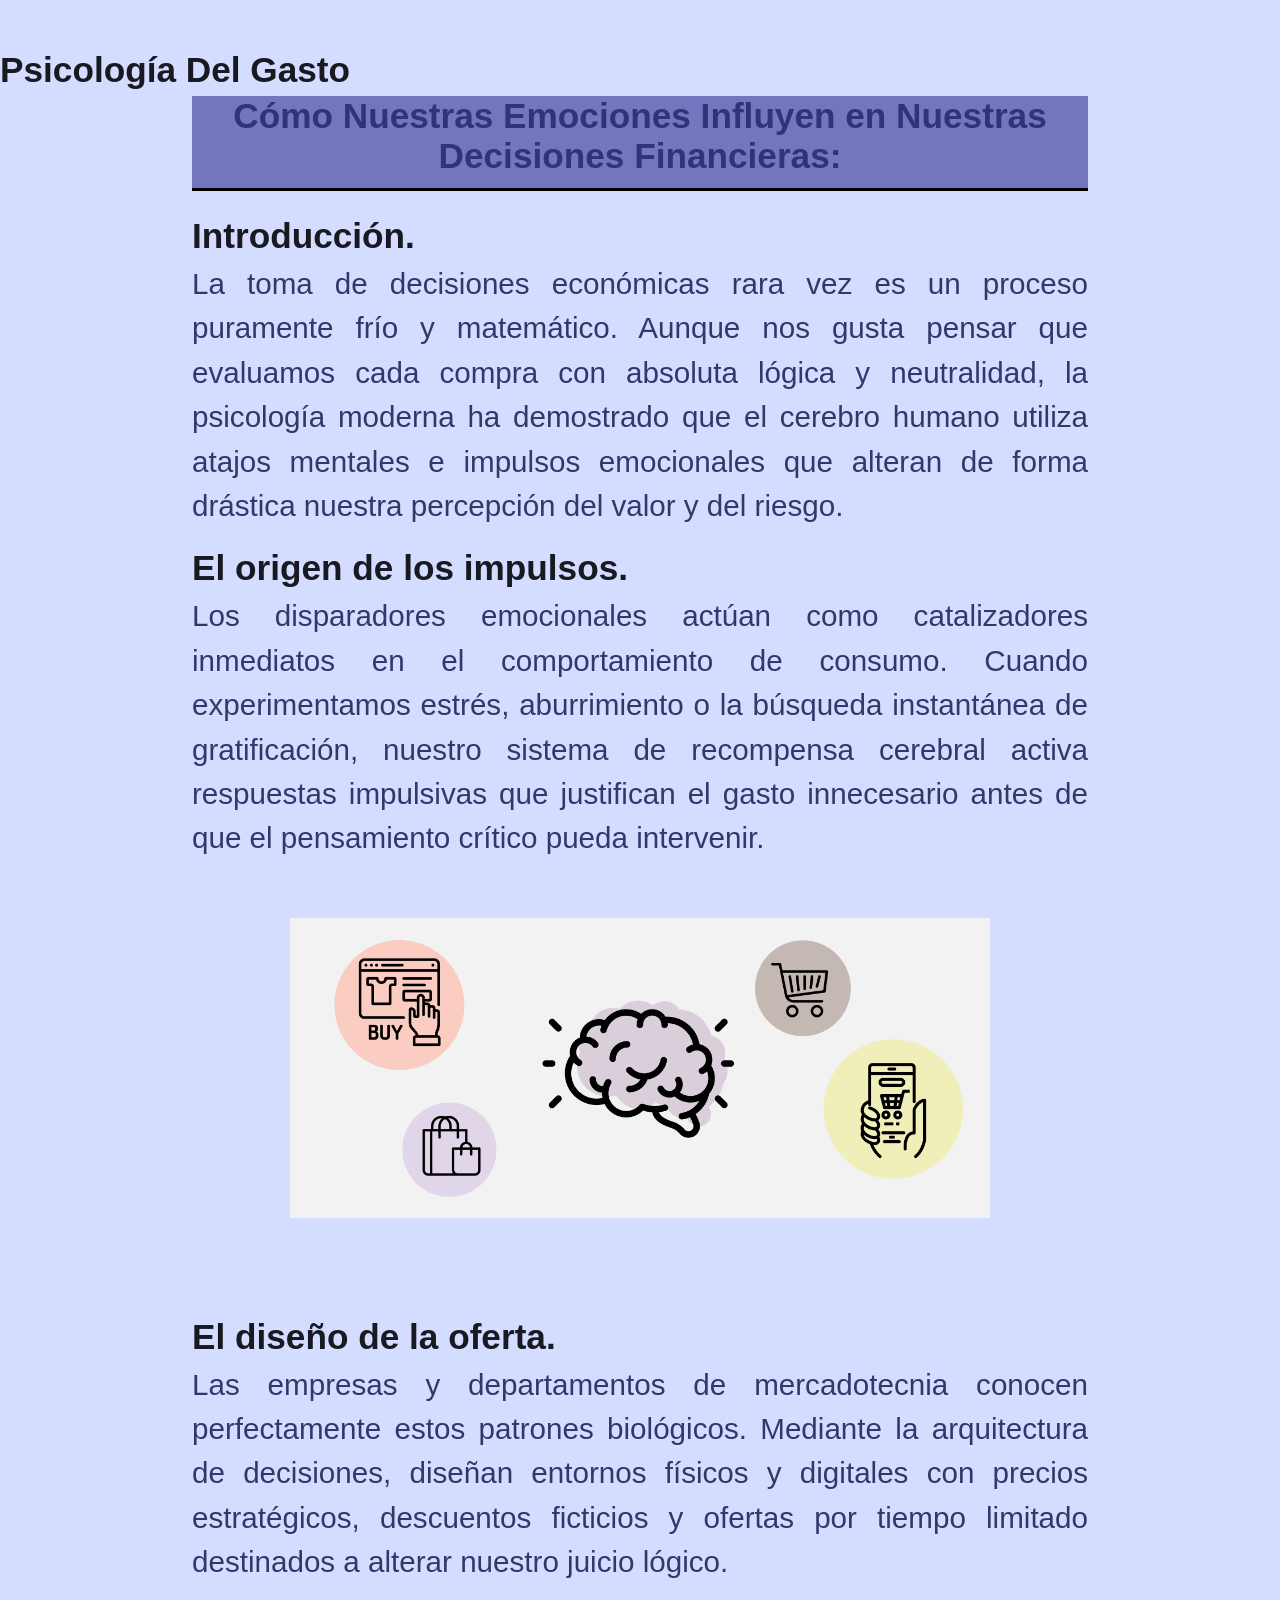
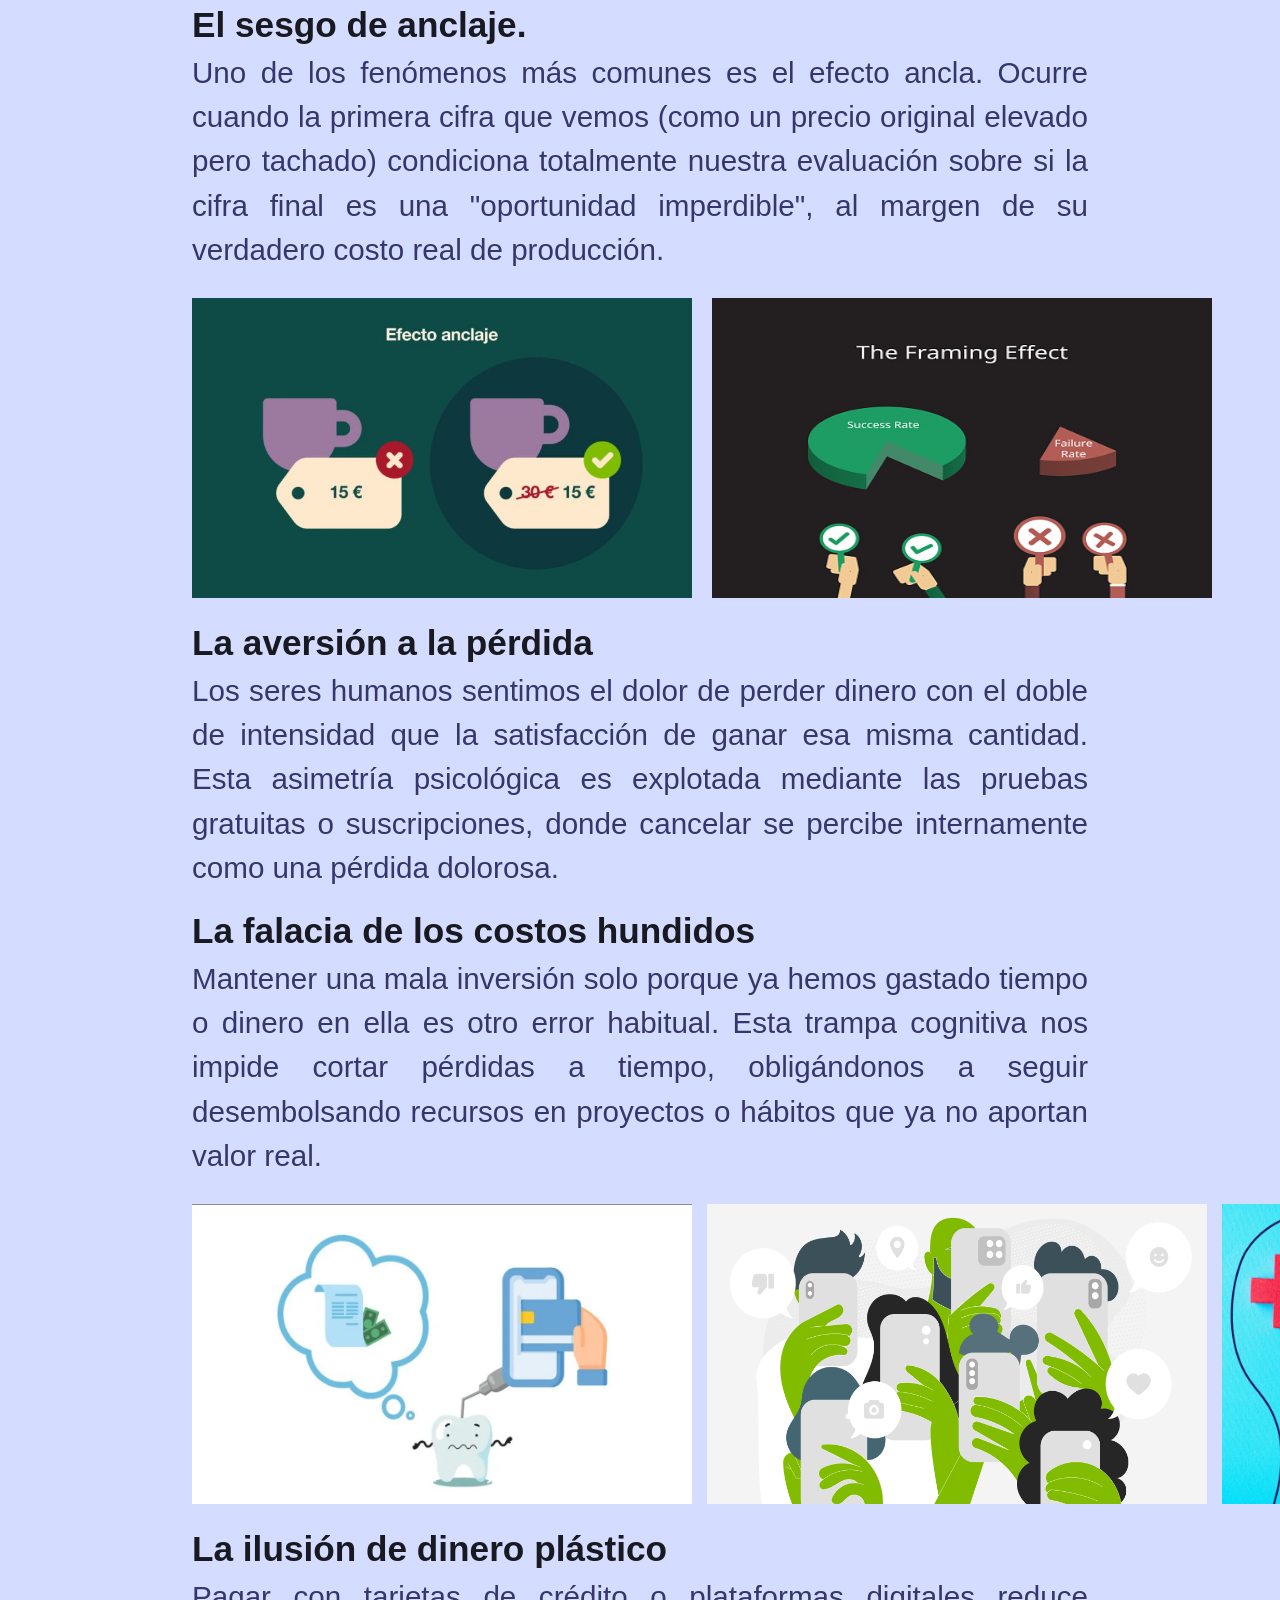
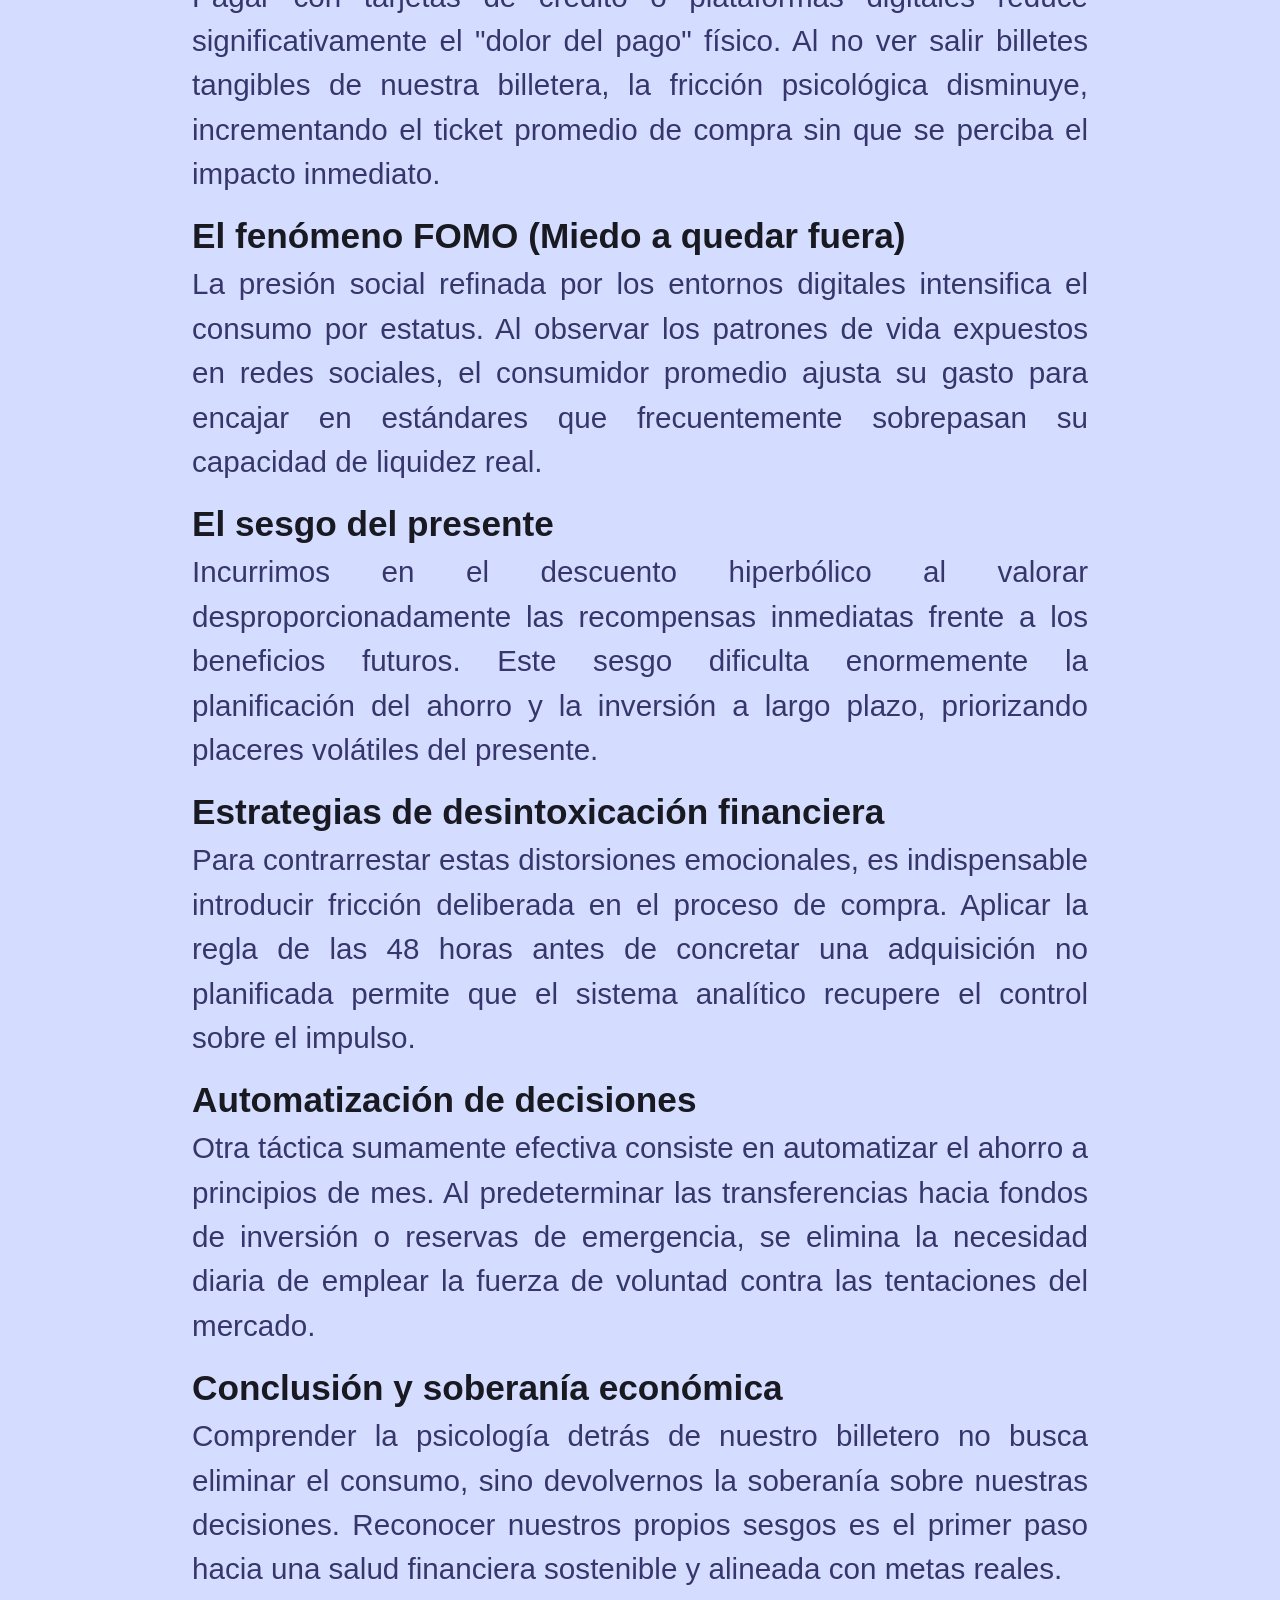
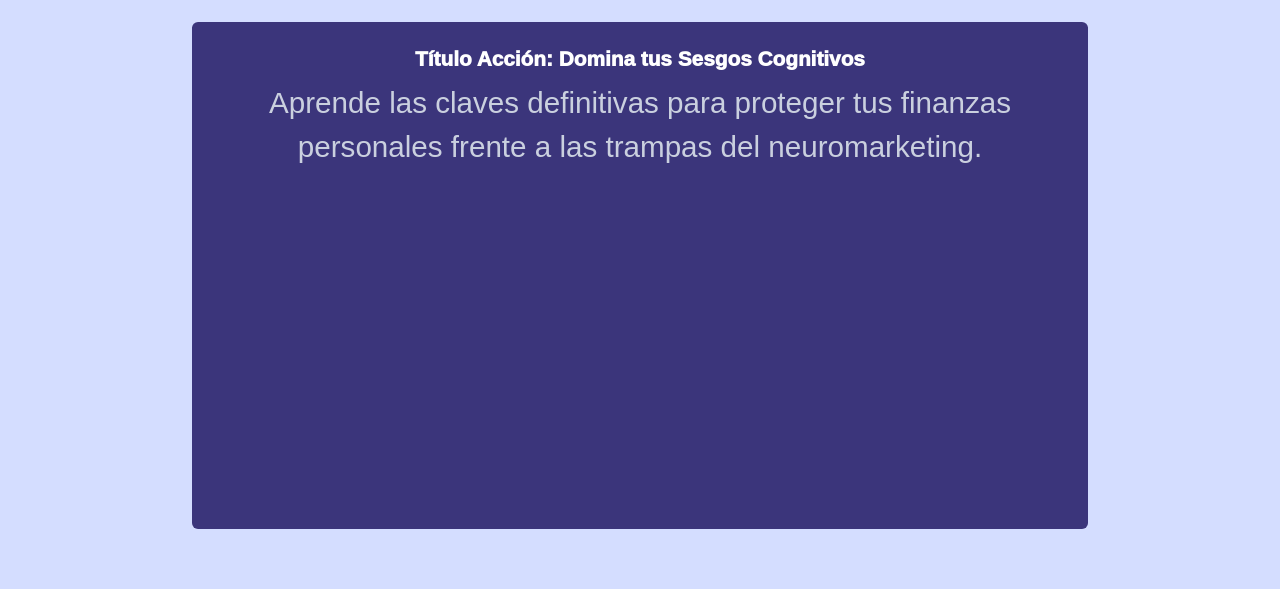
<file: ejercicios/articulo.html>
<!DOCTYPE html>
<html lang="es">
<head>
    <meta charset="UTF-8">
    <meta name="viewport" content="width=device-width, initial-scale=1.0">
    <title>Artículo</title>

    <!--FUENTES-->
    <link rel="preconnect" href="https://fonts.googleapis.com">

    <!--CSS-->
    <link rel="stylesheet" href="../css/articulo.css">
</head>

<body>
    <header>
        <h2>Psicología Del Gasto</h2>
    </header>

    <main class="main-content">

        

        <article>
            <header>
            <h1>Cómo Nuestras Emociones Influyen en Nuestras Decisiones Financieras:</h1>
        </header>
            <div class="contenedor">
                <h2>Introducción.</h2>
                <p>La toma de decisiones económicas rara vez es un proceso puramente frío y matemático. Aunque nos gusta pensar que evaluamos cada compra con absoluta lógica y neutralidad, la psicología moderna ha demostrado que el cerebro humano utiliza atajos mentales e impulsos emocionales que alteran de forma drástica nuestra percepción del valor y del riesgo.</p>
                
                <h2>El origen de los impulsos.</h2>
                <p>Los disparadores emocionales actúan como catalizadores inmediatos en el comportamiento de consumo. Cuando experimentamos estrés, aburrimiento o la búsqueda instantánea de gratificación, nuestro sistema de recompensa cerebral activa respuestas impulsivas que justifican el gasto innecesario antes de que el pensamiento crítico pueda intervenir.</p>
            
                <div class="container">
                    <div class="items">
                        <img src="../imagenes/Sesgos.imagen1.png" alt="Psicología del gasto y cerebro consumidor" class="article-image">
                    </div>
                </div>


            </div>

            <div class="contenedor">
                <h2>El diseño de la oferta.</h2>
                <p>Las empresas y departamentos de mercadotecnia conocen perfectamente estos patrones biológicos. Mediante la arquitectura de decisiones, diseñan entornos físicos y digitales con precios estratégicos, descuentos ficticios y ofertas por tiempo limitado destinados a alterar nuestro juicio lógico.</p>

                <h2>El sesgo de anclaje.</h2>
                <p>Uno de los fenómenos más comunes es el efecto ancla. Ocurre cuando la primera cifra que vemos (como un precio original elevado pero tachado) condiciona totalmente nuestra evaluación sobre si la cifra final es una "oportunidad imperdible", al margen de su verdadero costo real de producción.</p>

                <div class="image-grid-2">
            <img src="../imagenes/sesgos.imagen2.jpg" alt="Ilustración del Efecto Anclaje">
            <img src="../imagenes/sesgos.imagen3.jpg" alt="The Framing Effect gráfico">
        </div>

                <h2>La aversión a la pérdida</h2>
                <p>Los seres humanos sentimos el dolor de perder dinero con el doble de intensidad que la satisfacción de ganar esa misma cantidad. Esta asimetría psicológica es explotada mediante las pruebas gratuitas o suscripciones, donde cancelar se percibe internamente como una pérdida dolorosa.</p>

                <h2>La falacia de los costos hundidos</h2>
                <p>Mantener una mala inversión solo porque ya hemos gastado tiempo o dinero en ella es otro error habitual. Esta trampa cognitiva nos impide cortar pérdidas a tiempo, obligándonos a seguir desembolsando recursos en proyectos o hábitos que ya no aportan valor real.</p>
           </section>
                <div class="image-grid-3">
            <img src="../imagenes/sesgos.imagen4.jpg" alt="Enfoque cognitivo">
            <img src="../imagenes/sesgos.imagen5.jpg" alt="Ilustración de dinero digital">
            <img src="../imagenes/sesgos.imagen6.jpg" alt="Presión social y FOMO">
        </div>

        <section>
            <h2>La ilusión de dinero plástico</h2>
            <p>Pagar con tarjetas de crédito o plataformas digitales reduce significativamente el "dolor del pago" físico. Al no ver salir billetes tangibles de nuestra billetera, la fricción psicológica disminuye, incrementando el ticket promedio de compra sin que se perciba el impacto inmediato.</p>

            <h2>El fenómeno FOMO (Miedo a quedar fuera)</h2>
            <p>La presión social refinada por los entornos digitales intensifica el consumo por estatus. Al observar los patrones de vida expuestos en redes sociales, el consumidor promedio ajusta su gasto para encajar en estándares que frecuentemente sobrepasan su capacidad de liquidez real.</p>

            <h2>El sesgo del presente</h2>
            <p>Incurrimos en el descuento hiperbólico al valorar desproporcionadamente las recompensas inmediatas frente a los beneficios futuros. Este sesgo dificulta enormemente la planificación del ahorro y la inversión a largo plazo, priorizando placeres volátiles del presente.</p>

            <h2>Estrategias de desintoxicación financiera</h2>
            <p>Para contrarrestar estas distorsiones emocionales, es indispensable introducir fricción deliberada en el proceso de compra. Aplicar la regla de las 48 horas antes de concretar una adquisición no planificada permite que el sistema analítico recupere el control sobre el impulso.</p>

            <h2>Automatización de decisiones</h2>
            <p>Otra táctica sumamente efectiva consiste en automatizar el ahorro a principios de mes. Al predeterminar las transferencias hacia fondos de inversión o reservas de emergencia, se elimina la necesidad diaria de emplear la fuerza de voluntad contra las tentaciones del mercado.</p>

            <h2>Conclusión y soberanía económica</h2>
            <p>Comprender la psicología detrás de nuestro billetero no busca eliminar el consumo, sino devolvernos la soberanía sobre nuestras decisiones. Reconocer nuestros propios sesgos es el primer paso hacia una salud financiera sostenible y alineada con metas reales.</p>
        </section>

        <!-- Sección de video / Llamado a la acción (CTA) -->
        </header>
    <section>
        <div class="cta-section">
            <h3>Título Acción: Domina tus Sesgos Cognitivos</h3>
            <p>Aprende las claves definitivas para proteger tus finanzas personales frente a las trampas del neuromarketing.</p>
             <div>
            <iframe width="560" height="315" src="https://www.youtube.com/embed/u7zakigS2rQ?si=D3cwNJWjtid_g3q7&amp;controls=0" title="YouTube video player" frameborder="0" allow="accelerometer; autoplay; clipboard-write; encrypted-media; gyroscope; picture-in-picture; web-share" referrerpolicy="strict-origin-when-cross-origin" allowfullscreen></iframe>
              <div>
        </div>
    </section>

</body>
</html>
</file>
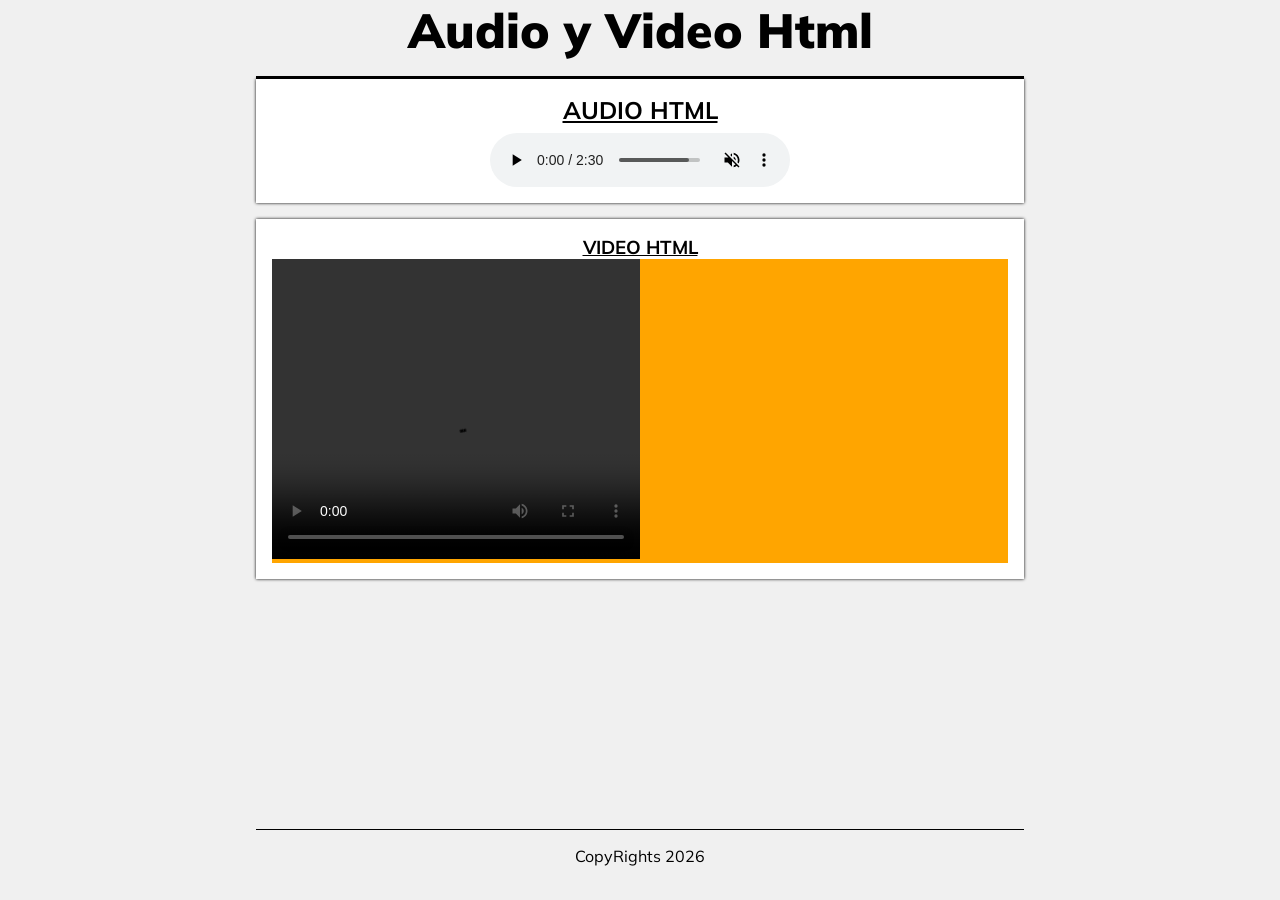
<file: ejercicios/audio-video.html>
<!DOCTYPE html>
<html lang="en">
<head>
    <meta charset="UTF-8">
    <meta name="viewport" content="width=device-width, initial-scale=1.0">
    <title>Document</title>
    <!-- Fuentes -->
    <link href="https://fonts.googleapis.com/css2?family=Mulish:ital,wght@0,200..1000;1,200..1000&display=swap" rel="stylesheet">

    <!--MI CSS-->
    <link rel="stylesheet" href="../css/audio-video.css">
</head>
<body>
    <header>
        <h1>Audio y Video Html</h1>
    </header>
    <section class="audio container">
        <h2>Audio html</h2>
        <div>
            <audio src="../assets/sonido.mp3" controls muted>
                Your browser does not support the audio element.
            </audio>
        </div>
    </section>
    <section class="video container">
        <h3>Video html</h3>
        <div class="items">
            <video src="../assets/theexpanse.mp4" controls></video>
        </div>
        <div class="items">
            <iframe src="https://www.youtube.com/embed/mWT1Oij2rxA?si=QIU5FZKNmvQFWSYl" title="YouTube video player" frameborder="0" allow="accelerometer; autoplay; clipboard-write; encrypted-media; gyroscope; picture-in-picture; web-share" referrerpolicy="strict-origin-when-cross-origin" allowfullscreen></iframe>
        </div>
    </section>
    <footer class="pie">
        <p>CopyRights 2026</p>
    </footer>
</body>
</html>
</file>
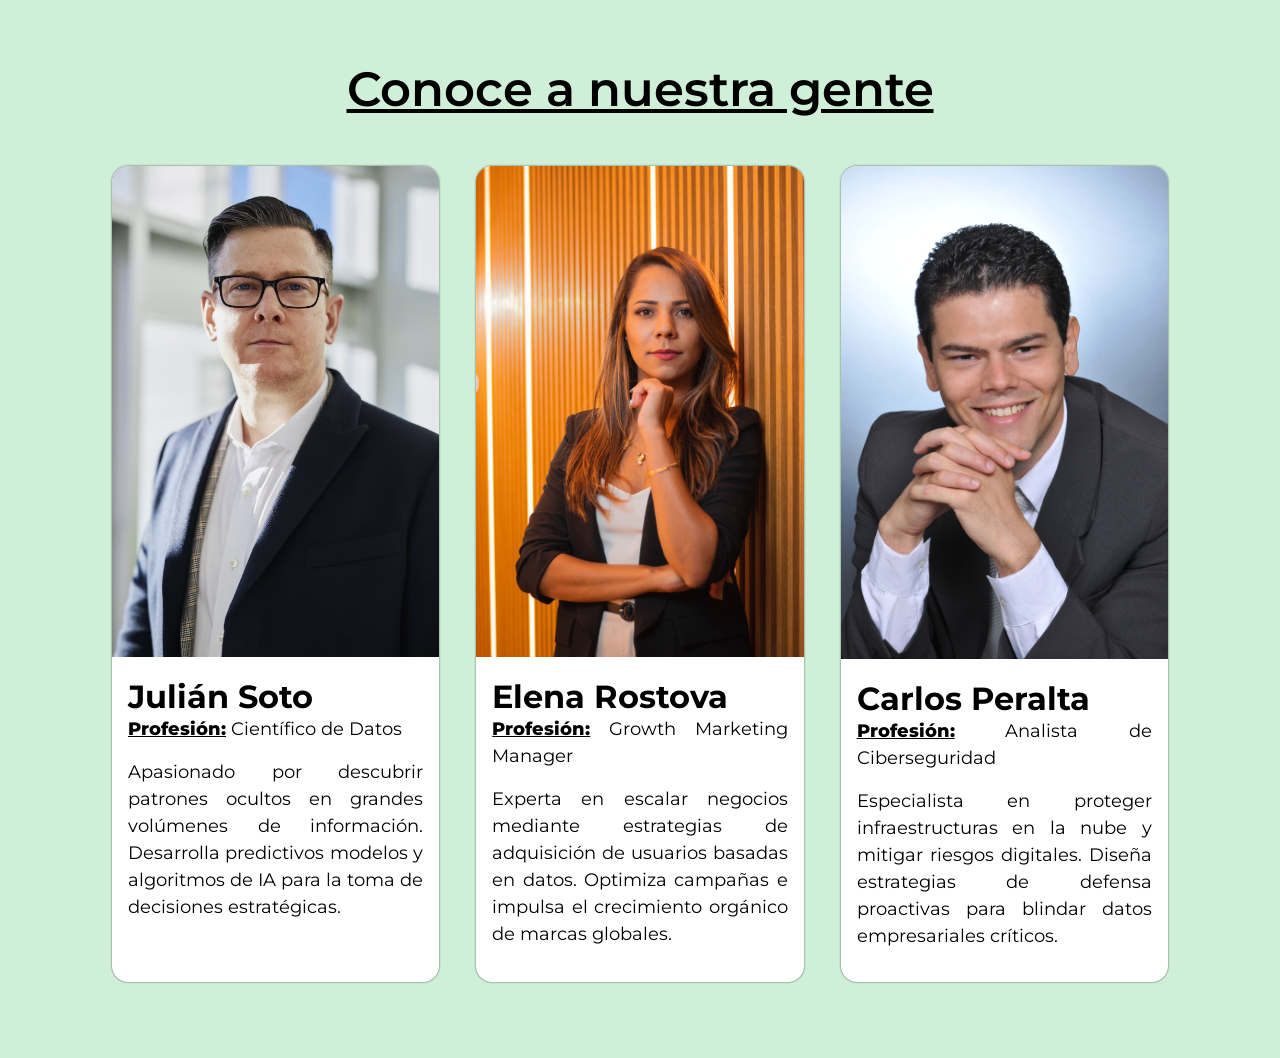
<file: ejercicios/cards.html>
<!DOCTYPE html>
<html lang="en">
<head>
    <meta charset="UTF-8">
    <meta name="viewport" content="width=device-width, initial-scale=1.0">
    <title>Document</title>
    <!--FUENTES-->
    <link href="https://fonts.googleapis.com/css2?family=Montserrat:wght@400;600;800&display=swap" rel="stylesheet">
    <!--CSS PROYECTO CARDS-->
    <link rel="stylesheet" href="../css/cards.css">
</head>
<body>
    <section id="cards-sec">
        <h2>Conoce a nuestra gente</h2>
        <div class="container">
            
            <!-- Card 1 -->
            <div class="items card">
                <img src="../imagenes/Julian soto.jpeg" alt="Julián Soto">
                <div class="contenido">
                    <h3>Julián Soto</h3>
                    <p><span class="prof">Profesión:</span> Científico de Datos</p>
                    <p>Apasionado por descubrir patrones ocultos en grandes volúmenes de información. Desarrolla predictivos modelos y algoritmos de IA para la toma de decisiones estratégicas.</p>
                </div>
            </div>

            <!-- Card 2 -->
            <div class="items card">
                <img src="../imagenes/Elena.jpg" alt="Elena Rostova">
                <div class="contenido">
                    <h3>Elena Rostova</h3>
                    <p><span class="prof">Profesión:</span> Growth Marketing Manager</p>
                    <p>Experta en escalar negocios mediante estrategias de adquisición de usuarios basadas en datos. Optimiza campañas e impulsa el crecimiento orgánico de marcas globales.</p>
                </div>
            </div>

            <!-- Card 3 -->
            <div class="items card">
                <img src="../imagenes/Carlos.jpg" alt="Carlos Peralta">
                <div class="contenido">
                    <h3>Carlos Peralta</h3>
                    <p><span class="prof">Profesión:</span> Analista de Ciberseguridad</p>
                    <p>Especialista en proteger infraestructuras en la nube y mitigar riesgos digitales. Diseña estrategias de defensa proactivas para blindar datos empresariales críticos.</p>
                </div>
            </div>

        </div>
    </section>
</body>
</html>
</file>
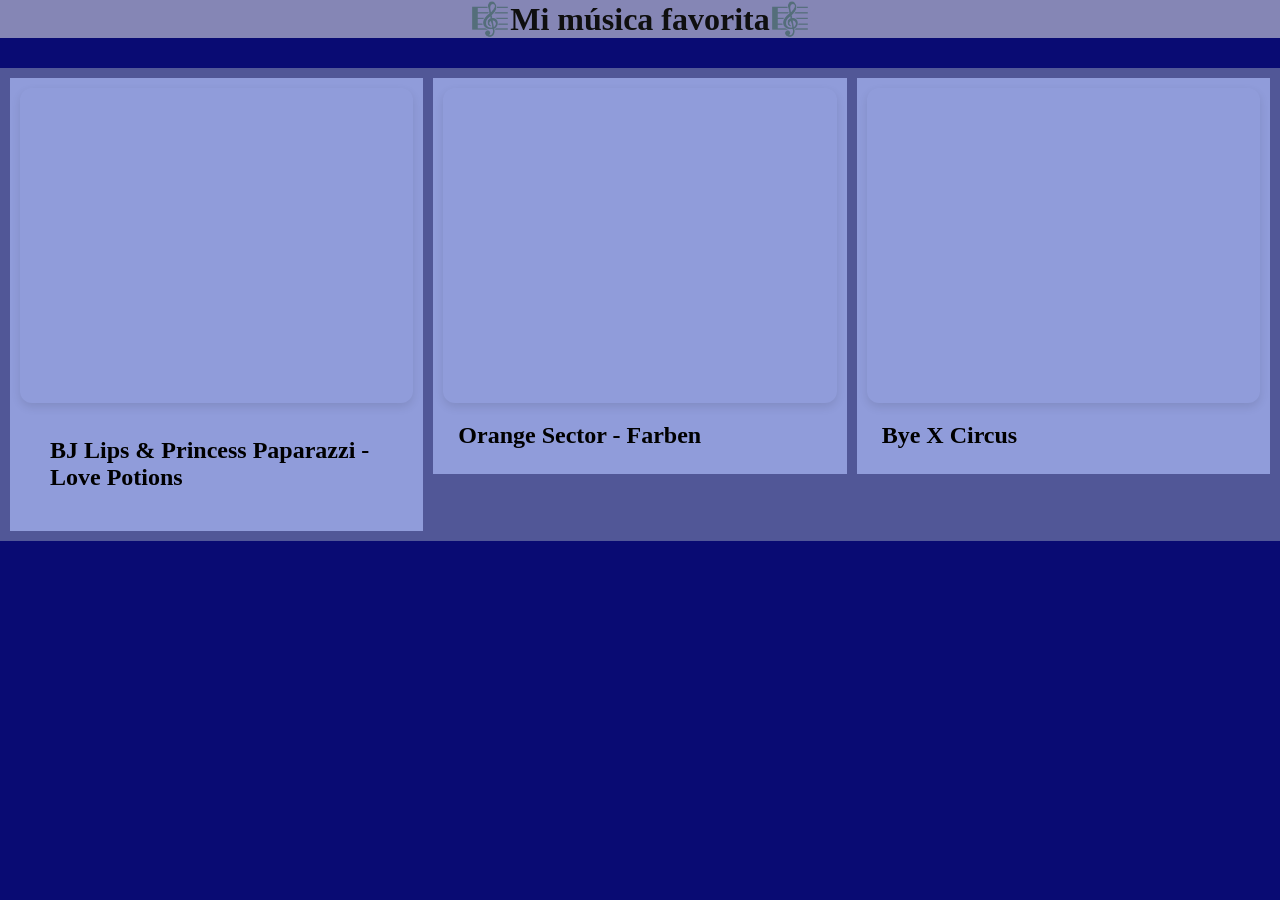
<file: ejercicios/flexbox.html>
<!DOCTYPE html>
<html lang="en">
<head>
    <meta charset="UTF-8">
    <meta name="viewport" content="width=device-width, initial-scale=1.0">
    <title>Galería de Youtube</title>
    <link rel="stylesheet" href="../css/flexbox.css">

    <style>
        .flex-container {
            display: flex;
            background-color: #515797;
            padding: 5px;
            flex-direction: row;
            justify-content: space-between;
        }

        .flex-container div {
            background-color: #909cda;
            margin: 5px;
            padding: 10px;
        }

        h1 {
            text-align: center;
            margin-bottom: 30px;
            color: #0f0f0f;
            font-size: 2rem;
        }

h1 {
            text-align: center;
            margin-bottom: 30px;
            color: #0f0f0f;
            font-size: 2rem;
        }

        /* Contenedor principal en una sola fila con Flexbox */
        .galeria-videos {
            display: flex;
            flex-direction: row;
            justify-content: center;
            align-items: flex-start;
            gap: 20px;
            width: 100%;
            max-width: 1200px;
        }

        /* Cada tarjeta de video */
        .video-card {
            flex: 1;
            display: flex;
            flex-direction: column;
        }

        /* Estilo y dimensionamiento del iframe mediante CSS */
        .video-card iframe {
            width: 100%;
            aspect-ratio: 16 / 9;
            border: none;
            border-radius: 12px;
            box-shadow: 0 4px 10px rgba(0, 0, 0, 0.1);
        }

    </style>
</head>
<body>
    <header>
        <h1>&#127932;Mi música favorita&#127932;</h1>
    </header>
    <section>
        <div class="flex-container">
        <!-- Video 1 -->
        <article class="video-card">
            <div>
            <iframe width="560" height="315" src="https://www.youtube.com/embed/eTeT2vUxJrI?si=8ApZuaL4mJuRiZDx" title="YouTube video player" frameborder="0" allow="accelerometer; autoplay; clipboard-write; encrypted-media; gyroscope; picture-in-picture; web-share" referrerpolicy="strict-origin-when-cross-origin" allowfullscreen></iframe>
            <div>
                <div class="video-info">
                <h2>BJ Lips & Princess Paparazzi - Love Potions</h2>
            </div>
        </article>

        <!-- Video 2 -->
            <article class="video-card">
            <div>
            <iframe width="560" height="315" src="https://www.youtube.com/embed/j2HkGuFd9lM?si=RleFDG44Zh7M2ATr" title="YouTube video player" frameborder="0" allow="accelerometer; autoplay; clipboard-write; encrypted-media; gyroscope; picture-in-picture; web-share" referrerpolicy="strict-origin-when-cross-origin" allowfullscreen></iframe>
                <div class="video-info">
                <h2>Orange Sector - Farben</h2>
            </div>
        </article>

        <!-- Video 3 -->
            <article class="video-card">
            <div>
            <iframe width="560" height="315" src="https://www.youtube.com/embed/jp5UMWjCgkc?si=eU3bkl3wWOf5pibI" title="YouTube video player" frameborder="0" allow="accelerometer; autoplay; clipboard-write; encrypted-media; gyroscope; picture-in-picture; web-share" referrerpolicy="strict-origin-when-cross-origin" allowfullscreen></iframe>
                <div class="video-info">
                <h2>Bye X Circus</h2>
            </div>
        </article>
            
        </div>
    </section>

</body>
</html>
</file>
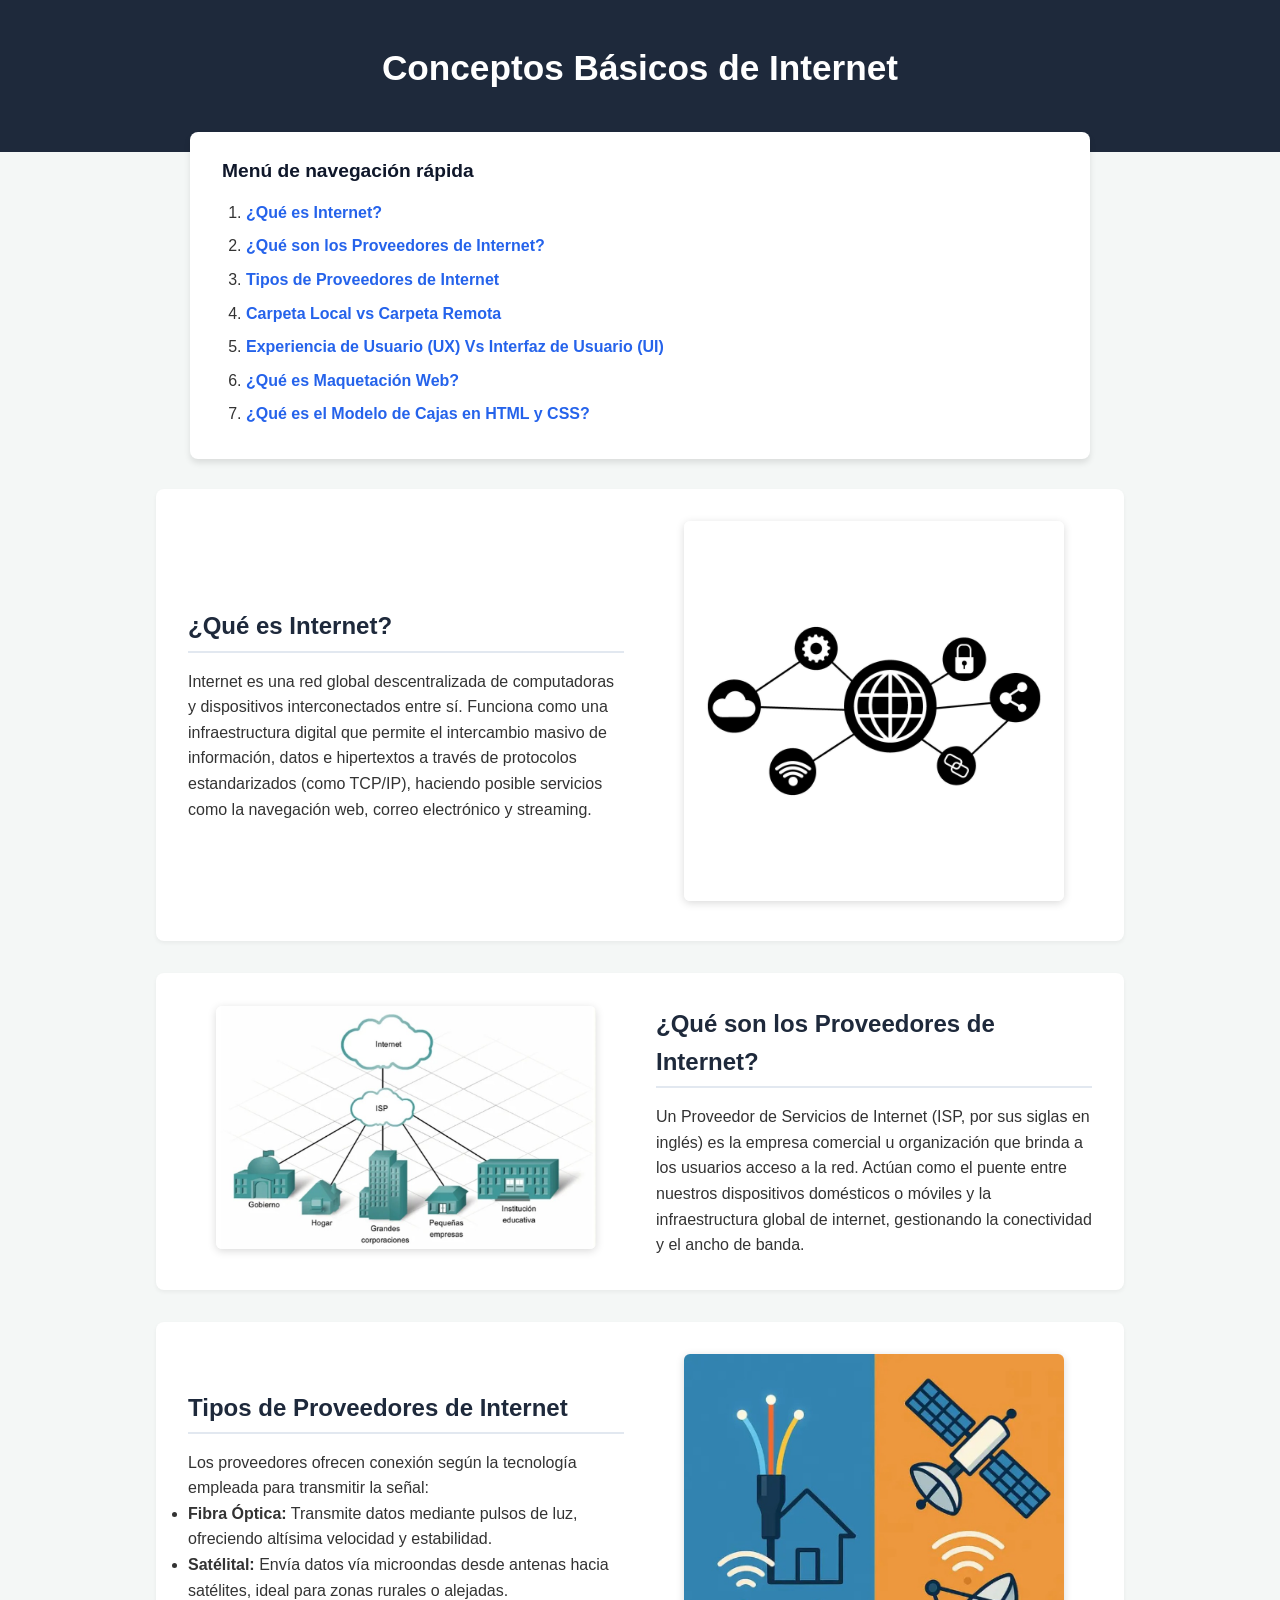
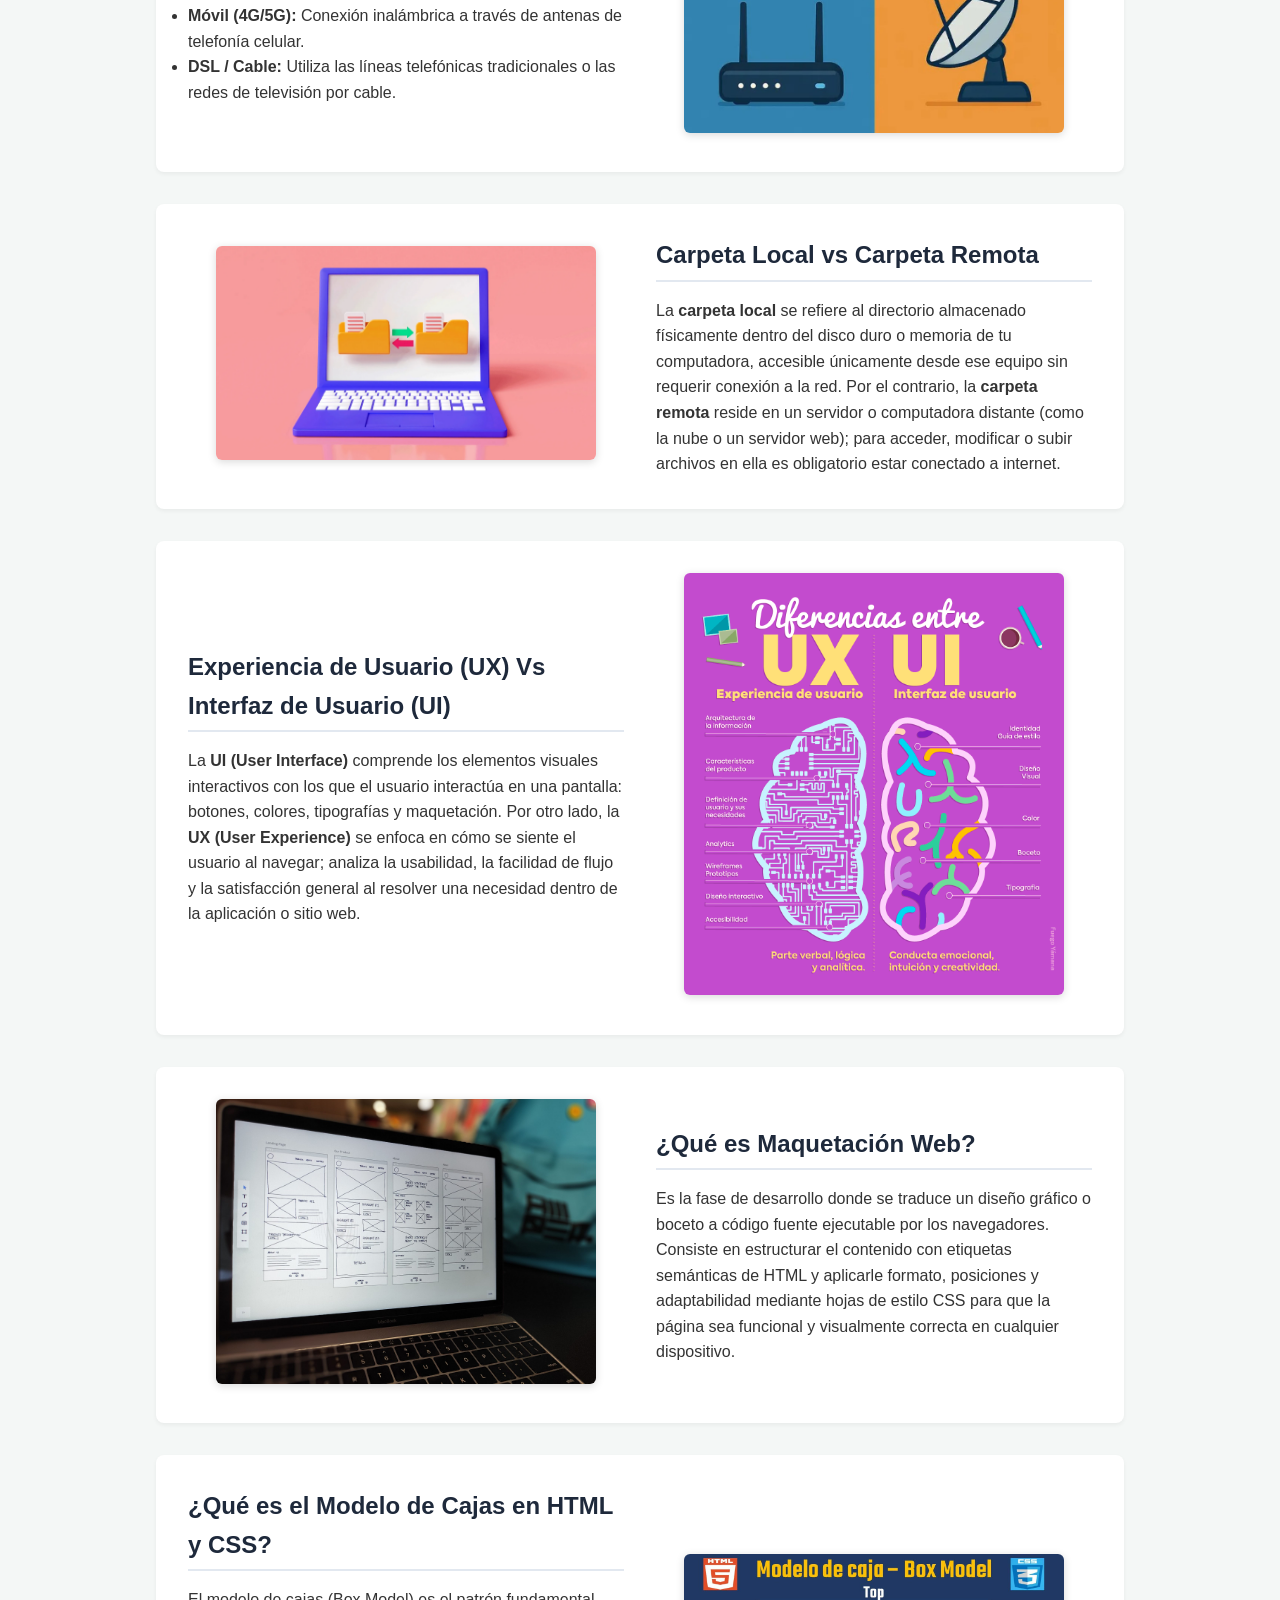
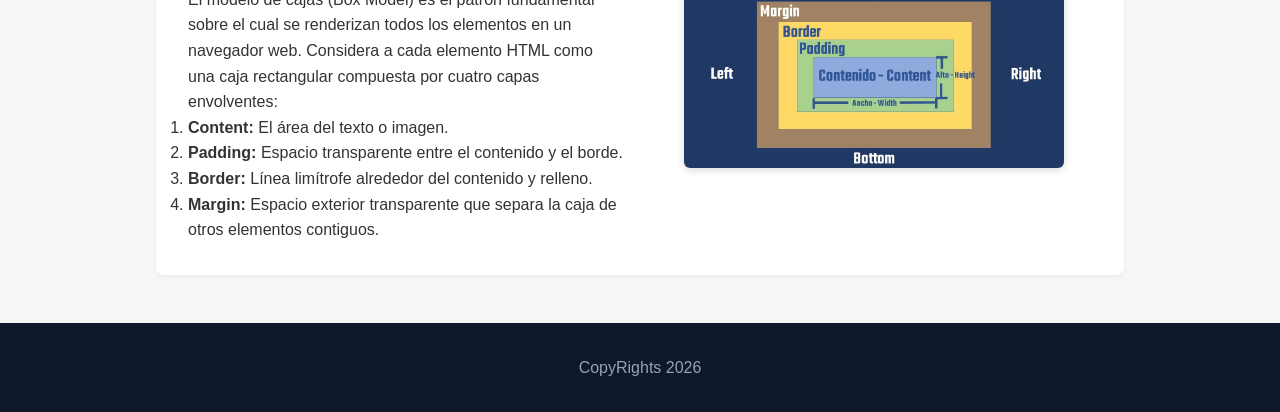
<file: ejercicios/internet.html>
<!DOCTYPE html>
<html lang="en">
<head>
    <meta charset="UTF-8">
    <meta name="viewport" content="width=device-width, initial-scale=1.0">
    <title>Document</title>
</head>
<body>
<style>
        * {
            box-sizing: border-box;
            margin: 0;
            padding: 0;
        }

        body {
            font-family: 'Segoe UI', Tahoma, Geneva, Verdana, sans-serif;
            line-height: 1.6;
            color: #333;
            background-color: #f4f7f6;
        }

        header {
            background-color: #1e293b;
            color: #ffffff;
            padding: 2.5rem 1rem;
            text-align: center;
        }

        header h1 {
            font-size: 2.2rem;
            margin-bottom: 1rem;
        }

        nav {
            background-color: #ffffff;
            max-width: 900px;
            margin: -20px auto 30px auto;
            padding: 1.5rem 2rem;
            border-radius: 8px;
            box-shadow: 0 4px 6px rgba(0,0,0,0.1);
        }

        nav h2 {
            font-size: 1.2rem;
            color: #0f172a;
            margin-bottom: 0.8rem;
        }

        nav ol {
            padding-left: 1.5rem;
        }

        nav li {
            margin-bottom: 0.5rem;
        }

        nav a {
            color: #2563eb;
            text-decoration: none;
            font-weight: 600;
        }

        nav a:hover {
            text-decoration: underline;
        }

        main {
            max-width: 1000px;
            margin: 0 auto;
            padding: 0 1rem;
        }

        .concepto {
            background-color: #ffffff;
            margin-bottom: 2rem;
            padding: 2rem;
            border-radius: 8px;
            box-shadow: 0 2px 4px rgba(0,0,0,0.05);
            display: flex;
            align-items: center;
            gap: 2rem;
            flex-wrap: wrap;
        }

        /* Diseño alternado (impares: texto izq / img der, pares: img izq / texto der) */
        .concepto.reverse {
            flex-direction: row-reverse;
        }

        .concepto-contenido {
            flex: 1;
            min-width: 280px;
        }

        .concepto-imagen {
            flex: 1;
            min-width: 280px;
            text-align: center;
        }

        .concepto-imagen img {
            width: 100%;
            max-width: 380px;
            height: auto;
            border-radius: 6px;
            box-shadow: 0 2px 8px rgba(0,0,0,0.15);
        }

        .concepto h2 {
            color: #1e293b;
            margin-bottom: 1rem;
            font-size: 1.5rem;
            border-bottom: 2px solid #e2e8f0;
            padding-bottom: 0.3rem;
        }

        footer {
            text-align: center;
            padding: 2rem 1rem;
            background-color: #0f172a;
            color: #94a3b8;
            margin-top: 3rem;
        }
    </style>
</head>
<body>

    <header>
        <h1>Conceptos Básicos de Internet</h1>
    </header>

    <nav>
        <h2>Menú de navegación rápida</h2>
        <ol>
            <li><a href="#que-es-internet">¿Qué es Internet?</a></li>
            <li><a href="#proveedores-internet">¿Qué son los Proveedores de Internet?</a></li>
            <li><a href="#tipos-proveedores">Tipos de Proveedores de Internet</a></li>
            <li><a href="#carpeta-local-remota">Carpeta Local vs Carpeta Remota</a></li>
            <li><a href="#ux-vs-ui">Experiencia de Usuario (UX) Vs Interfaz de Usuario (UI)</a></li>
            <li><a href="#maquetacion-web">¿Qué es Maquetación Web?</a></li>
            <li><a href="#modelo-de-cajas">¿Qué es el Modelo de Cajas en HTML y CSS?</a></li>
        </ol>
    </nav>

    <main>

        <!-- Sección 1: Texto Izquierda - Imagen Derecha -->
        <section id="que-es-internet">
            <article class="concepto">
                <div class="concepto-contenido">
                    <h2>¿Qué es Internet?</h2>
                    <p>Internet es una red global descentralizada de computadoras y dispositivos interconectados entre sí. Funciona como una infraestructura digital que permite el intercambio masivo de información, datos e hipertextos a través de protocolos estandarizados (como TCP/IP), haciendo posible servicios como la navegación web, correo electrónico y streaming.</p>
                </div>
                <div class="concepto-imagen">
                    <img src="../imagenes/internet.jpg" alt="Ilustración de red global de internet">
                </div>
            </article>
        </section>

        <!-- Sección 2: Imagen Izquierda - Texto Derecha (reverse) -->
        <section id="proveedores-internet">
            <article class="concepto reverse">
                <div class="concepto-contenido">
                    <h2>¿Qué son los Proveedores de Internet?</h2>
                    <p>Un Proveedor de Servicios de Internet (ISP, por sus siglas en inglés) es la empresa comercial u organización que brinda a los usuarios acceso a la red. Actúan como el puente entre nuestros dispositivos domésticos o móviles y la infraestructura global de internet, gestionando la conectividad y el ancho de banda.</p>
                </div>
                <div class="concepto-imagen">
                    <img src="../imagenes/isp.jpg" alt="Concepto de ISP y servicio de red">
                </div>
            </article>
        </section>

        <!-- Sección 3: Texto Izquierda - Imagen Derecha -->
        <section id="tipos-proveedores">
            <article class="concepto">
                <div class="concepto-contenido">
                    <h2>Tipos de Proveedores de Internet</h2>
                    <p>Los proveedores ofrecen conexión según la tecnología empleada para transmitir la señal:</p>
                    <ul>
                        <li><strong>Fibra Óptica:</strong> Transmite datos mediante pulsos de luz, ofreciendo altísima velocidad y estabilidad.</li>
                        <li><strong>Satélital:</strong> Envía datos vía microondas desde antenas hacia satélites, ideal para zonas rurales o alejadas.</li>
                        <li><strong>Móvil (4G/5G):</strong> Conexión inalámbrica a través de antenas de telefonía celular.</li>
                        <li><strong>DSL / Cable:</strong> Utiliza las líneas telefónicas tradicionales o las redes de televisión por cable.</li>
                    </ul>
                </div>
                <div class="concepto-imagen">
                    <img src="../imagenes/tpi.jpg" alt="Tipos de conexión como fibra y satélite">
                </div>
            </article>
        </section>

        <!-- Sección 4: Imagen Izquierda - Texto Derecha (reverse) -->
        <section id="carpeta-local-remota">
            <article class="concepto reverse">
                <div class="concepto-contenido">
                    <h2>Carpeta Local vs Carpeta Remota</h2>
                    <p>La <strong>carpeta local</strong> se refiere al directorio almacenado físicamente dentro del disco duro o memoria de tu computadora, accesible únicamente desde ese equipo sin requerir conexión a la red. Por el contrario, la <strong>carpeta remota</strong> reside en un servidor o computadora distante (como la nube o un servidor web); para acceder, modificar o subir archivos en ella es obligatorio estar conectado a internet.</p>
                </div>
                <div class="concepto-imagen">
                    <img src="../imagenes/Carpeta local y remota.jpeg" alt="Esquema entre servidor local y servidor remoto">
                </div>
            </article>
        </section>

        <!-- Sección 5: Texto Izquierda - Imagen Derecha -->
        <section id="ux-vs-ui">
            <article class="concepto">
                <div class="concepto-contenido">
                    <h2>Experiencia de Usuario (UX) Vs Interfaz de Usuario (UI)</h2>
                    <p>La <strong>UI (User Interface)</strong> comprende los elementos visuales interactivos con los que el usuario interactúa en una pantalla: botones, colores, tipografías y maquetación. Por otro lado, la <strong>UX (User Experience)</strong> se enfoca en cómo se siente el usuario al navegar; analiza la usabilidad, la facilidad de flujo y la satisfacción general al resolver una necesidad dentro de la aplicación o sitio web.</p>
                </div>
                <div class="concepto-imagen">
                    <img src="../imagenes/UXUI.png" alt="Diagrama explicativo de UX y UI">
                </div>
            </article>
        </section>

        <!-- Sección 6: Imagen Izquierda - Texto Derecha (reverse) -->
        <section id="maquetacion-web">
            <article class="concepto reverse">
                <div class="concepto-contenido">
                    <h2>¿Qué es Maquetación Web?</h2>
                    <p>Es la fase de desarrollo donde se traduce un diseño gráfico o boceto a código fuente ejecutable por los navegadores. Consiste en estructurar el contenido con etiquetas semánticas de HTML y aplicarle formato, posiciones y adaptabilidad mediante hojas de estilo CSS para que la página sea funcional y visualmente correcta en cualquier dispositivo.</p>
                </div>
                <div class="concepto-imagen">
                    <img src="../imagenes/maquetacion web.jpg" alt="Bocetos de maquetación estructurada">
                </div>
            </article>
        </section>

        <!-- Sección 7: Texto Izquierda - Imagen Derecha -->
        <section id="modelo-de-cajas">
            <article class="concepto">
                <div class="concepto-contenido">
                    <h2>¿Qué es el Modelo de Cajas en HTML y CSS?</h2>
                    <p>El modelo de cajas (Box Model) es el patrón fundamental sobre el cual se renderizan todos los elementos en un navegador web. Considera a cada elemento HTML como una caja rectangular compuesta por cuatro capas envolventes:</p>
                    <ol>
                        <li><strong>Content:</strong> El área del texto o imagen.</li>
                        <li><strong>Padding:</strong> Espacio transparente entre el contenido y el borde.</li>
                        <li><strong>Border:</strong> Línea limítrofe alrededor del contenido y relleno.</li>
                        <li><strong>Margin:</strong> Espacio exterior transparente que separa la caja de otros elementos contiguos.</li>
                    </ol>
                </div>
                <div class="concepto-imagen">
                    <img src="../imagenes/caja modelo.jpg" alt="Esquema del Modelo de Cajas en CSS">
                </div>
            </article>
        </section>

    </main>

    <footer>
        <p>CopyRights 2026</p>
    </footer>

</body>
</html>






    
</body>
</html>
</file>
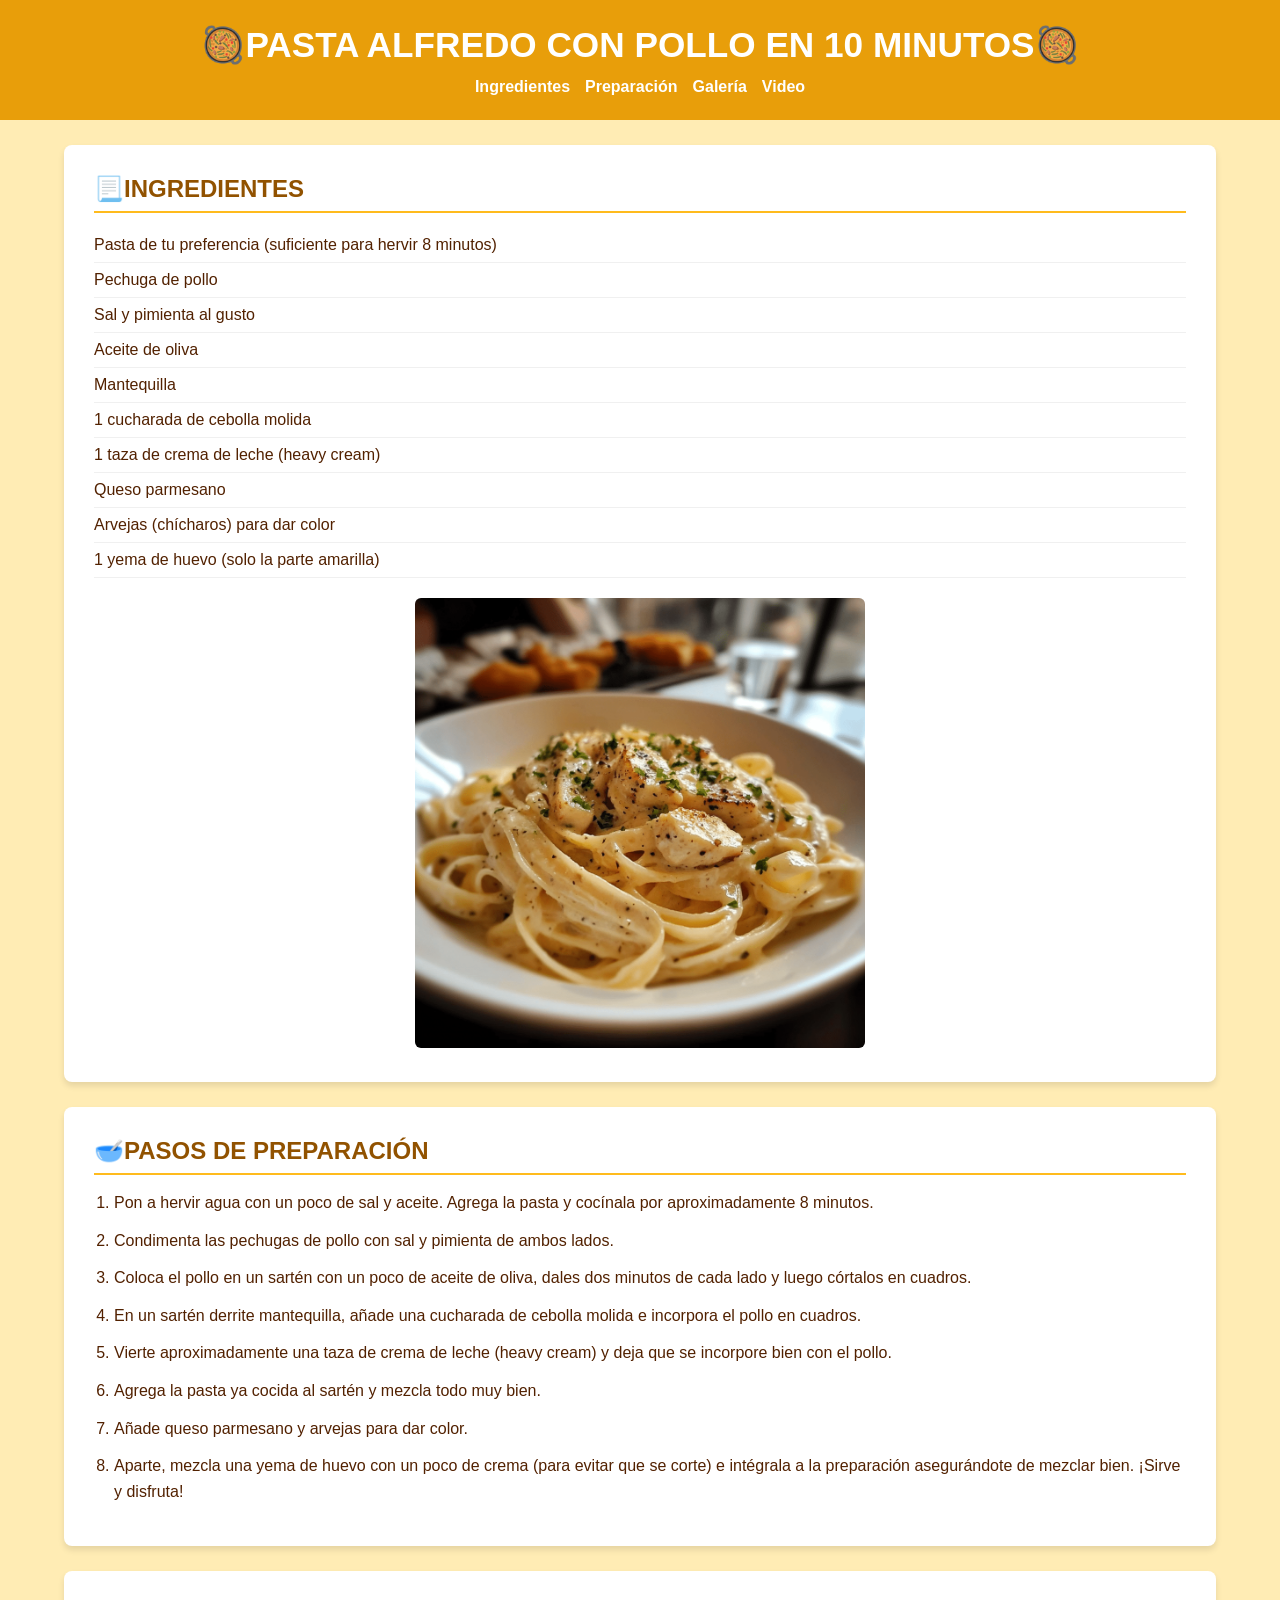
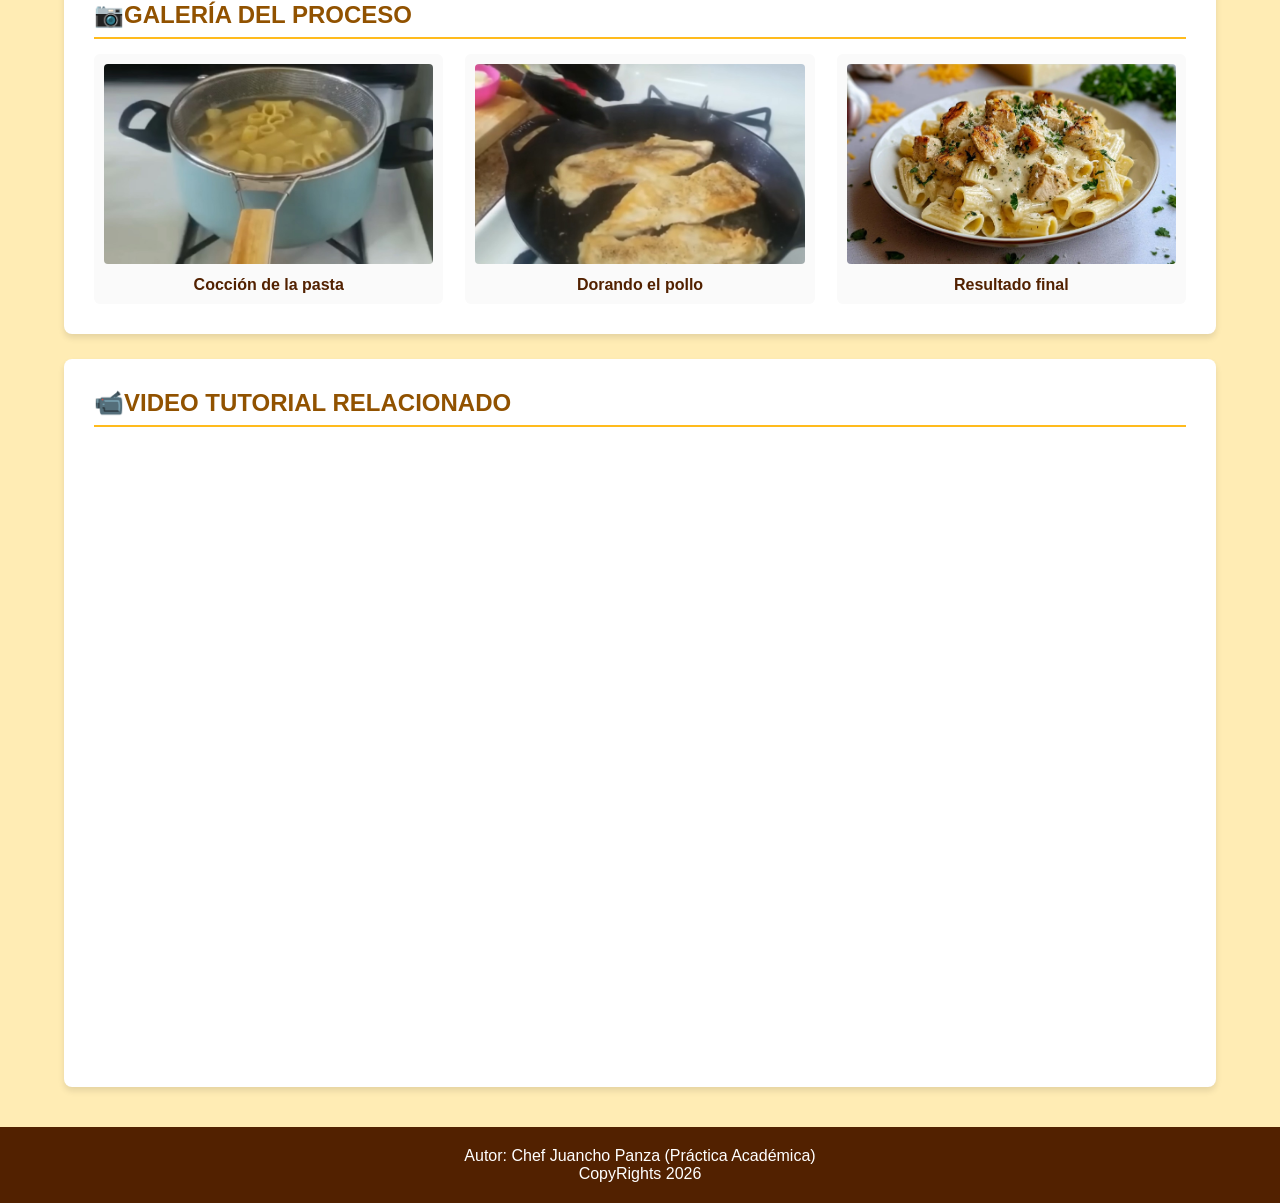
<file: ejercicios/recetas.html>
<!DOCTYPE html>
<html lang="es">
<head>
    <meta charset="UTF-8">
    <meta name="viewport" content="width=device-width, initial-scale=1.0">
    <title>Receta: Pasta Alfredo con Pollo</title>
    <link href="https://fonts.googleapis.com/css2?family=DM+Sans:ital,opsz,wght@0,9..40,100..1000;1,9..40,100..1000&family=Roboto+Condensed:ital,wght@0,100..900;1,100..900&display=swap" rel="stylesheet">
    <link rel="stylesheet" href="../css/recetas.css">
</head>
<body>

    <header class="header-principal">
        <div class="header-container">
            <h1><i class="bi bi-egg-fried"></i>&#129368;Pasta Alfredo con Pollo en 10 Minutos&#129368;</h1>
            <nav>
                <ul class="nav-menu">
                    <li><a href="#ingredientes"> Ingredientes</a></li>
                    <li><a href="#preparacion"> Preparación</a></li>
                    <li><a href="#galeria"> Galería</a></li>
                    <li><a href="#video"> Video</a></li>
                </ul>
            </nav>
        </div>
    </header>

    <main class="main-container">
        <section id="ingredientes" class="card-seccion">
            <h2><i class="bi bi-basket2"></i>&#128195;Ingredientes</h2>
            <div class="flex-ingredientes">
                <ul class="lista-ingredientes">
                    <li>Pasta de tu preferencia (suficiente para hervir 8 minutos)</li>
                    <li>Pechuga de pollo</li>
                    <li>Sal y pimienta al gusto</li>
                    <li>Aceite de oliva</li>
                    <li>Mantequilla</li>
                    <li>1 cucharada de cebolla molida</li>
                    <li>1 taza de crema de leche (heavy cream)</li>
                    <li>Queso parmesano</li>
                    <li>Arvejas (chícharos) para dar color</li>
                    <li>1 yema de huevo (solo la parte amarilla)</li>
                </ul>
                <div class="contenedor-imagen-ing">
                    <img src="../imagenes/pasta alfredo.png" alt="Ingredientes de pasta alfredo">
                </div>
            </div>
        </section>

        <section id="preparacion" class="card-seccion">
            <h2><i class="bi bi-journal-text"></i>&#129379;Pasos de Preparación</h2>
            <ol class="lista-pasos">
                <li>Pon a hervir agua con un poco de sal y aceite. Agrega la pasta y cocínala por aproximadamente 8 minutos.</li>
                <li>Condimenta las pechugas de pollo con sal y pimienta de ambos lados.</li>
                <li>Coloca el pollo en un sartén con un poco de aceite de oliva, dales dos minutos de cada lado y luego córtalos en cuadros.</li>
                <li>En un sartén derrite mantequilla, añade una cucharada de cebolla molida e incorpora el pollo en cuadros.</li>
                <li>Vierte aproximadamente una taza de crema de leche (heavy cream) y deja que se incorpore bien con el pollo.</li>
                <li>Agrega la pasta ya cocida al sartén y mezcla todo muy bien.</li>
                <li>Añade queso parmesano y arvejas para dar color.</li>
                <li>Aparte, mezcla una yema de huevo con un poco de crema (para evitar que se corte) e intégrala a la preparación asegurándote de mezclar bien. ¡Sirve y disfruta!</li>
            </ol>
        </section>

        <section id="galeria" class="card-seccion">
            <h2><i class="bi bi-images"></i>&#128247;Galería del Proceso</h2>
            <div class="galeria-flex">
                <div class="galeria-item">
                    <img src="../imagenes/receta 1.jpg" alt="Preparación de pasta">
                    <p>Cocción de la pasta</p>
                </div>
                <div class="galeria-item">
                    <img src="../imagenes/receta 2.jpg" alt="Pollo en sartén">
                    <p>Dorando el pollo</p>
                </div>
                <div class="galeria-item">
                    <img src="../imagenes/receta 3.jpg" alt="Plato servido">
                    <p>Resultado final</p>
                </div>
            </div>
        </section>

        <section id="video" class="card-seccion video-seccion">
            <h2><i class="bi bi-play-btn"></i>&#128249;Video Tutorial Relacionado</h2>
            <div class="video-responsive">
                <iframe src="https://www.youtube.com/embed/S57PQiTXtVQ" title="Pasta Alfredo con Pollo en 10 minutos" frameborder="0" allow="accelerometer; autoplay; clipboard-write; encrypted-media; gyroscope; picture-in-picture; web-share" allowfullscreen></iframe>
            </div>
        </section>
</main>

    <footer class="pie">
        <p>Autor: Chef Juancho Panza (Práctica Académica)</p>
        <p>CopyRights 2026</p>
    </footer>

</body>
</html>
</file>
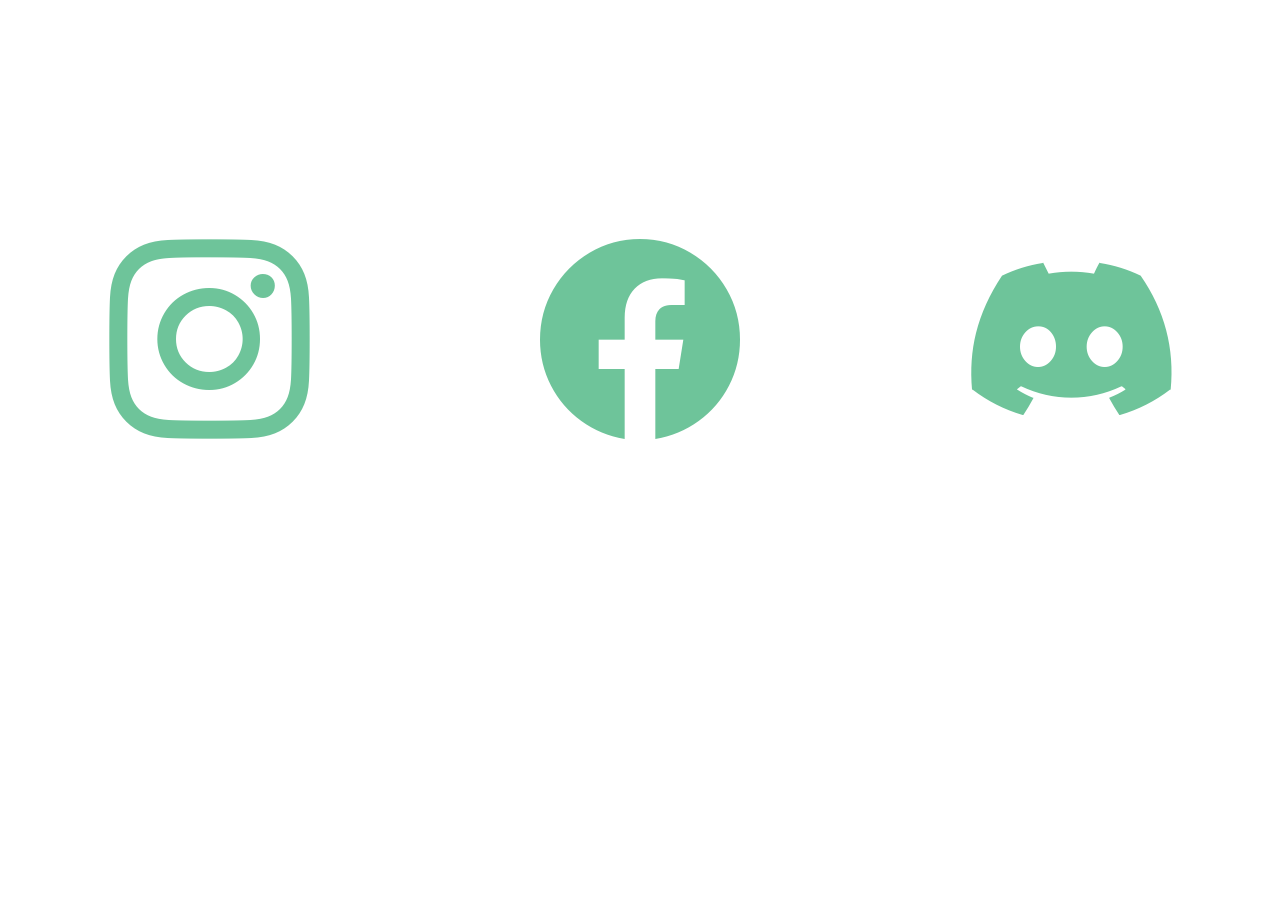
<file: ejercicios/social.html>
<!DOCTYPE html>
<html lang="en">
<head>
    <meta charset="UTF-8">
    <meta name="viewport" content="width=device-width, initial-scale=1.0">
    <title>Document</title>
    <!--BOOTSTRAP CSS-->
    <link rel="stylesheet" href="https://cdn.jsdelivr.net/npm/bootstrap-icons@1.13.2/font/bootstrap-icons.min.css">

    <!--CSS PRINCIPAL-->
    <link rel="stylesheet" href="../css/social.css">
</head>
<body>
    <div class="container">
        <div class="items">
            <i class="bi bi-instagram"></i>
        </div>
        <div class="items">
            <i class="bi bi-facebook fb"></i>
        </div>
        <div class="items">
            <i class="bi bi-discord"></i>
        </div>
    </div>
</body>
</html>
</file>
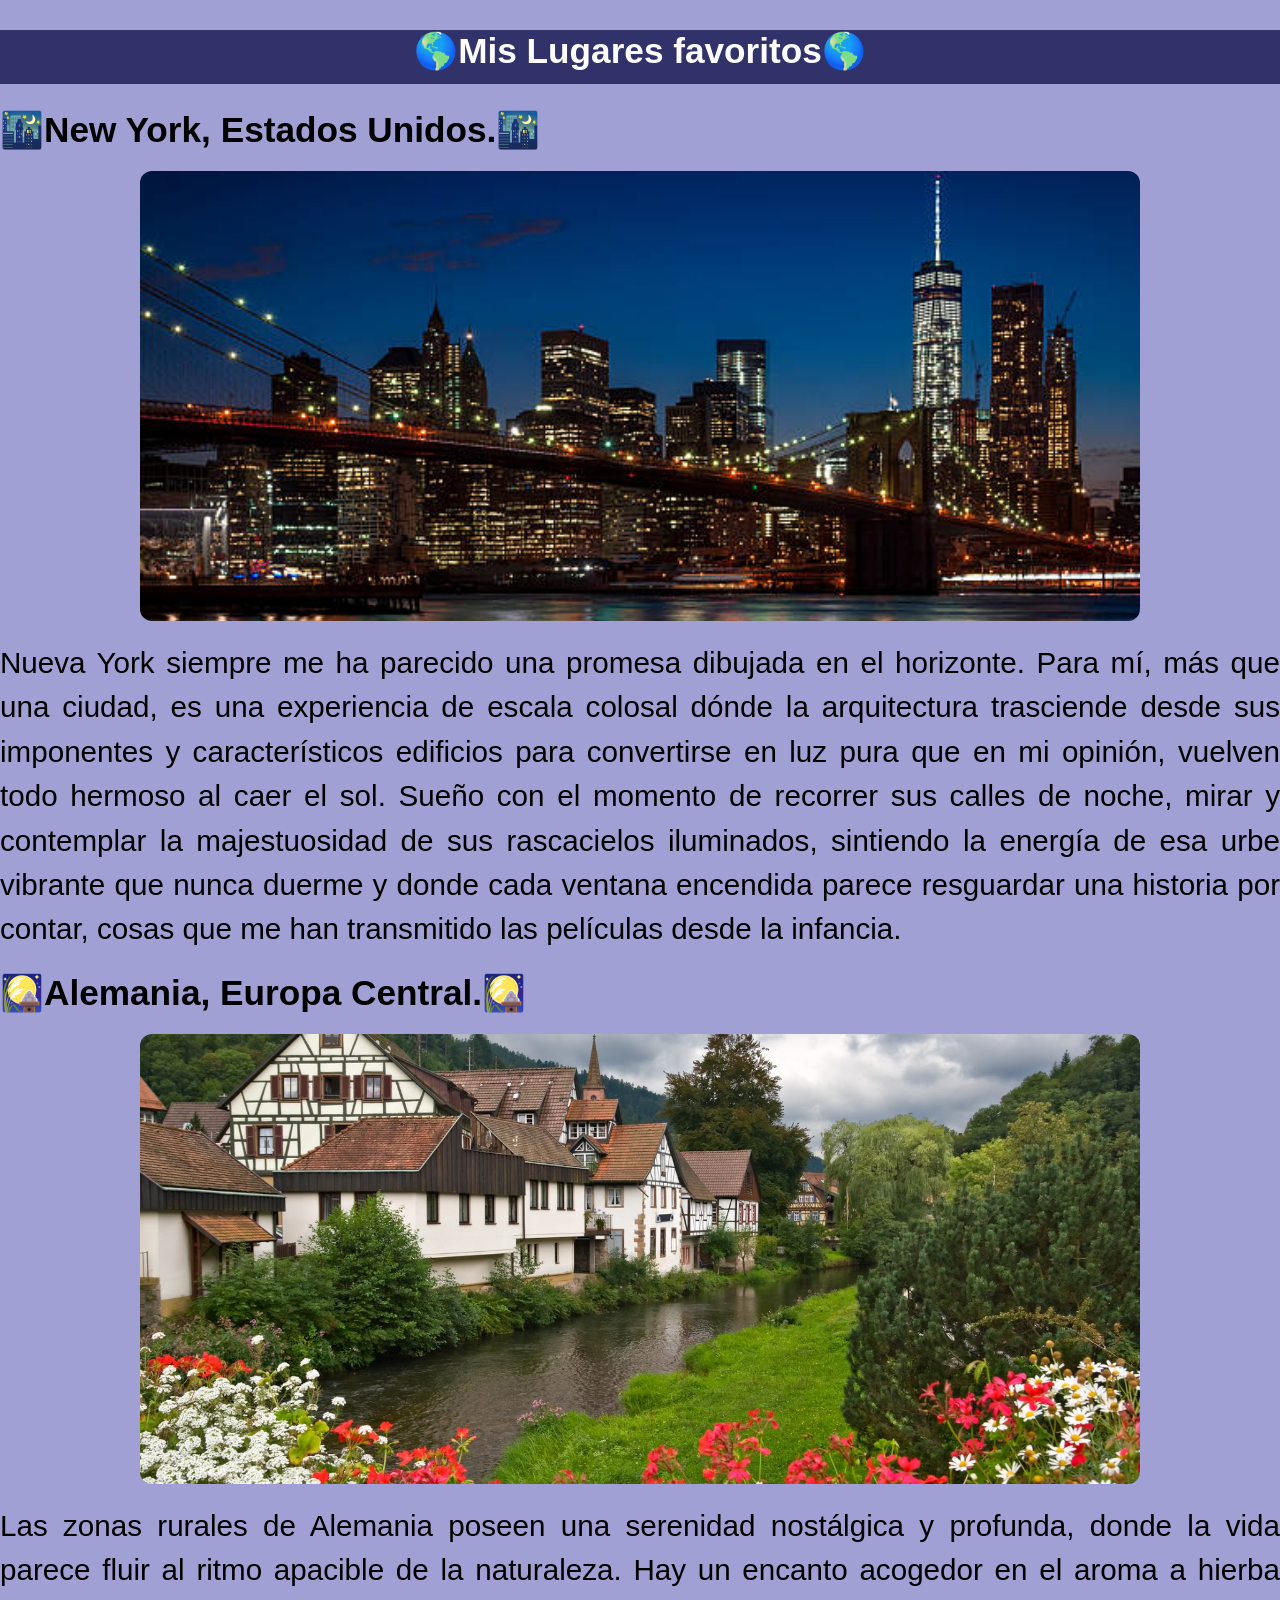
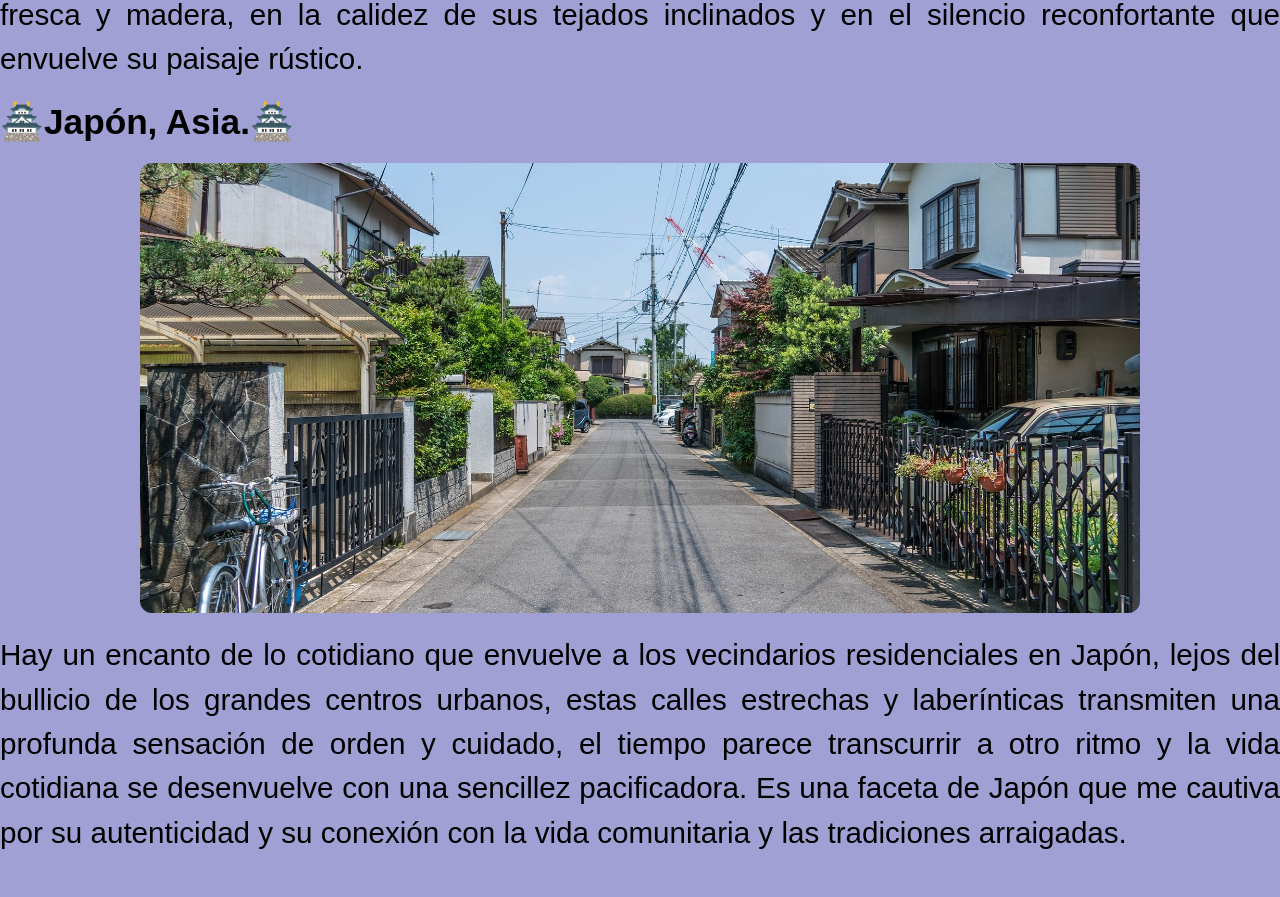
<file: ejercicios/viajes.html>
<!DOCTYPE html>
<html lang="en">
<head>
    <meta charset="UTF-8">
    <meta name="viewport" content="width=device-width, initial-scale=1.0">
    <title>Document</title>
    <link rel="stylesheet" href="../css/viajes.css">
</head>
<body>
    <header>
        <h1>&#127758;Mis Lugares favoritos&#127758;</h1>
    </header>
    <main>
        <section>
            <article>
                <h2>&#127747;New York, Estados Unidos.&#127747;</h2>
                <img src="../imagenes/newyork.jpg" alt="New York">
                <p>Nueva York siempre me ha parecido una promesa dibujada en el horizonte. Para mí, más que una ciudad, es una experiencia de escala colosal dónde la arquitectura trasciende desde sus imponentes y característicos edificios para convertirse en luz pura que en mi opinión, vuelven todo hermoso al caer el sol. Sueño con el momento de recorrer sus calles de noche, mirar y contemplar la majestuosidad de sus rascacielos iluminados, sintiendo la energía de esa urbe vibrante que nunca duerme y donde cada ventana encendida parece resguardar una historia por contar, cosas que me han transmitido las películas desde la infancia.</p>
            </article>
        </section>
        <section>
            <article>
                <h2>&#127889;Alemania, Europa Central.&#127889;</h2>
                <img src="../imagenes/alemania.jpg" alt="Alemania">
                <p>Las zonas rurales de Alemania poseen una serenidad nostálgica y profunda, donde la vida parece fluir al ritmo apacible de la naturaleza. Hay un encanto acogedor en el aroma a hierba fresca y madera, en la calidez de sus tejados inclinados y en el silencio reconfortante que envuelve su paisaje rústico.</p>
            </article>
        </section>
        <section>
            <article>
                <h2>&#127983;Japón, Asia.&#127983;</h2>
                <img src="../imagenes/japon.jpg" alt="Japón">
                <p>Hay un encanto de lo cotidiano que envuelve a los vecindarios residenciales en Japón, lejos del bullicio de los grandes centros urbanos, estas calles estrechas y laberínticas transmiten una profunda sensación de orden y cuidado, el tiempo parece transcurrir a otro ritmo y la vida cotidiana se desenvuelve con una sencillez pacificadora. Es una faceta de Japón que me cautiva por su autenticidad y su conexión con la vida comunitaria y las tradiciones arraigadas.</p>
            </article>
        </section>
    </main>
</body>
</html>
</file>
<file: css/articulo.css>
/*ARTICULO CSS*/

* {margin: 0;
    padding: 0; }

body {background-color: rgb(180, 182, 255);}

h1 {background-color: rgb(115, 117, 191);
    text-align: center;
}

/*ENCABEZADOS*/

* {
    box-sizing: border-box;
    margin: 0;
    padding: 0;
}

body {
    font-family: "Mulish", "Segoe UI", sans-serif;
    background-color: rgb(212, 221, 255);
    color: #111;
    padding: 30px 0;
}


/* Estilo del Título SEO / Header */
h1 {
    font-weight: 900;
    font-size: 2.2em;
    text-align: center;
    padding-bottom: 12px;
    margin-bottom: 25px;
    border-bottom: 3px solid black;
    color: #2f3476;
}

/* Subtítulos de cada punto */
h2 {
    font-size: 2.20rem;
    font-weight: 700;
    color: #191921;
    margin-top: 20px;
    margin-bottom: 6px;

}

h3 {
    font-weight: 1000;
    font-size: 2.4em;
}

/* Párrafos compactos */
p {
    font-size: 1.85rem;
    line-height: 1.5;
    margin-bottom: 12px;
    text-align: justify;
    color: #36366c;
}

/* Sección de video y CTA final */
.cta-section {
    background-color: #3b357b;
    color: white;
    padding: 25px;
    border-radius: 6px;
    text-align: center;
    margin-top: 30px;
}

.cta-section h3 {
    font-size: 1.3rem;
    margin-bottom: 10px;
}

.cta-section p {
    color: #cad0df;
    text-align: center;
    margin-bottom: 15px;
}

.btn-cta {
    display: inline-block;
    background-color: #e63946;
    color: white;
    padding: 10px 20px;
    border-radius: 4px;
    text-decoration: none;
    font-weight: bold;
    font-size: 0.9rem;
}

.btn-cta:hover {
    background-color: #d90429;
}

/*LAYOUT*/
#principal article{
    padding: 20px 40px 10px 40px;
    background-color: rgb(142, 145, 223);
    width: 85%;
    margin: 0px auto;
}

.contenedor {
    /*background-color: rgb(88, 90, 167);*/
    margin: 0px auto;
    box-sizing: border-box;
    padding-bottom: 30px;
}

.container{
    display: flex;
    /*background-color: rgb(140, 100, 200);*/
    margin: 0px auto;
    box-sizing: border-box;
    flex-flow: row;
    justify-content: space-evenly;
    min-height: 140px;


}

footer {
    /*background-color: rgb(206, 208, 255);*/
    text-align: center;
    padding: 30px 0px;
    margin-top: 25px;
    font-size: 1.2em;
}

.items{
    /*background-color: rgb(88, 90, 167);*/
    box-sizing: border-box;
    padding: 20px 0px 20px 0px;
}

img {
    width: 500px;
    height: 300px;
    /*width: 90%;*/
}

.article-image {
    width: 100%;
    margin: 25px 0px;
}

.image-grid-2 {
    display: grid;
    grid-template-columns: 1fr 1fr;
    gap: 20px;
    margin: 25px 0px;
}

.image-grid-3 {
    display: grid;
    grid-template-columns: repeat(3, 1fr);
    gap: 15px;
    margin: 25px 0px;
}


#principal p{
    padding: 16px 0px;
    font-size: 24px;
}

/*@media (max-width: 768px) {
            .container {
                width: 90%;
                padding: 20px;
            }
            .image-grid-2, .image-grid-3 {
                grid-template-columns: 1fr;
    }
}*/

.main-content {
    width: 70%;
    margin: 0 auto;
}
</file>
<file: css/audio-video.css>
/*. DOCUMENTO CSS */

* { margin: 0;
    padding: 0; }

body { font-family: "Mulish", sans-serif;
       background-color: #f0f0f0; }


/* HEADERS */

h1 { font-weight: 900;
     font-size: 3em;
     text-align: center;
     padding-bottom: 16px;
     border-bottom: 3px black solid;
     width: 60%;
     margin: 0px auto; }

h2, h3 { text-align: center;
     text-transform: uppercase;
     text-decoration: underline;
     font-weight: 700; }

h3 { width: 100%; }



/*LAYOUT*/

.container { width: 60%;
             margin: 0px auto 16px auto; }

.audio, .video { background-color: white;
                 box-shadow: 0px 0px 3px black;
                 padding: 16px;
                 box-sizing: border-box; }

section.audio div { width: 100%; }

section.audio audio { display: block;
                      margin: 8px auto 0px auto; }

.video { display: flex;
         flex-wrap: wrap;
         }

.items { width: 50%;
         background-color: orange; }

section.video video { width: 100%;
                      height: 300px; }

section.video iframe { width: 100%;
                       height: 300px; 
                         }

.pie { text-align: center;
     
       width: 60%;
       border-top: solid black 1px;
       margin: 250px auto 0px auto;
       padding: 16px 0px;
       }
</file>
<file: css/cards.css>
/* DOCUMENTO CSS*/

* { margin: 0;
    padding: 0; }


body { font-family: "Montserrat", sans-serif; }

/*Encabezados*/

h2 { text-align: center;
     font-size: 3em;
     text-decoration: underline;
     font-weight: 600;
     padding-bottom: 32px;
 }

h3 { font-size: 2em; }

/*LAYOUT*/

section#cards-sec { background-color: #cfefd8;
                    min-height: 400px;
                    padding: 60px 0px; }

.container {
             padding: 16px;
             box-sizing: border-box;
             width: 85%;
             margin: 0px auto 0px auto;
             display: flex;
             flex-flow: row wrap;
             justify-content: space-between;
             min-height: 1px;
             /* align-items: stretch;*/ }



.items { width: 31%;
         min-height: 140px;
          }

.container img { width: 100%;
                 margin-bottom: 16px;
                  }

.prof { font-weight: 800;
        text-decoration: underline; }

.container p { line-height: 1.5;
               font-size: 18px;
               text-align: justify; }

.contenido p:nth-child(2) { padding-bottom: 16px; }

.card { background-color: white;
        border-radius: 16px;
        overflow: hidden;
        box-sizing: border-box;
        box-shadow: 0px 0px 2px rgba(0, 0, 0, 0.723); }

.contenido { padding: 0px 16px 32px 16px;
             box-sizing: border-box; }
</file>
<file: css/flexbox.css>
/*DOCUMENTO CSS*/

* {margin: 0;
    padding: 0; }

body {background-color: rgb(9, 11, 115);}

h1 {background-color: rgb(133, 134, 181);
    text-align: center;}
</file>
<file: css/recetas.css>
/*DOCUMENTO CSS*/

* { margin: 0;
    padding: 0;
    box-sizing: border-box; }

body { background-color: #ffecb4;
       font-family: "Mulish", sans-serif;
       color: #522100; }

.header-principal { background-color: #e89e0a;
                    color: white;
                    padding: 24px 16px;
                    text-align: center; }

.header-principal h1 { text-transform: uppercase;
                       font-size: 1.8rem;
                       margin-bottom: 12px; }

.nav-menu { list-style: none;
            display: flex;
            justify-content: center;
            flex-wrap: wrap;
            gap: 15px; }

.nav-menu li a { color: white;
                 text-decoration: none;
                 font-weight: 700;
                 transition: color 0.3s ease; }

.nav-menu li a:hover { color: #fffdca; }

.main-container { width: 90%;
                  max-width: 1400px;
                  margin: 25px auto; }

.card-seccion { background-color: white;
                border-radius: 8px;
                padding: 20px;
                margin-bottom: 25px;
                box-shadow: 0 4px 6px rgba(0, 0, 0, 0.1); }

.card-seccion h2 { color: #915200;
                text-transform: uppercase;
                margin-bottom: 15px;
                font-size: 1.5rem;
                border-bottom: 2px solid #ffb300e2;
                padding-bottom: 8px; }

.flex-ingredientes { display: flex;
                     flex-direction: column;
                     gap: 20px;
                     align-items: center; }

.lista-ingredientes { list-style: none;
                      width: 100%; }

.lista-ingredientes li { padding: 8px 0;
                         border-bottom: 1px solid #f0f0f0; }

.lista-ingredientes li i { color: #522100;
                           margin-right: 8px; }

.contenedor-imagen-ing img { width: 100%;
                             max-width: 450px;
                             border-radius: 6px;
                             height: auto; }

.lista-pasos { margin-left: 20px; }

.lista-pasos li { margin-bottom: 12px;
                  line-height: 1.6; }

.galeria-flex { display: flex;
                flex-direction: column;
                gap: 20px; }

.galeria-item { width: 100%;
                text-align: center;
                background: #fafafa;
                padding: 10px;
                border-radius: 6px; }

.galeria-item img { width: 100%;
                    height: 200px;
                    object-fit: cover;
                    border-radius: 4px; }

.galeria-item p { margin-top: 8px;
                  font-weight: 600; }

.video-responsive { position: relative;
                    padding-bottom: 56.25%;
                    height: 0;
                    overflow: hidden;
                    border-radius: 6px; }

.video-responsive iframe { position: absolute;
                           top: 0;
                           left: 0;
                           width: 100%;
                           height: 100%; }

.pie { background-color: #522100;
       color: white;
       text-align: center;
       padding: 20px;
       margin-top: 40px; }

.pie-pagina p { margin: 4px 0; }

@media only screen and (min-width: 768px) {
    .header-principal h1 { font-size: 2.2rem; }

    .card-seccion { padding: 30px; }

    .galeria-flex { flex-direction: row;
                    justify-content: space-between; }

    .galeria-item { width: 32%; }
}

@media only screen and (min-width: 1380px) {
    .flex-ingredientes { flex-direction: row;
                         justify-content: space-between;
                         align-items: center; }

    .lista-ingredientes { width: 55%; }

    .contenedor-imagen-ing { width: 40%;
                             text-align: right; }

    .contenedor-imagen-ing img { max-width: 100%; }
}
</file>
<file: css/social.css>
/*DOCUMENTO CSS*/

* {
    margin: 0;
    padding: 0;
}

body {
    margin-top: 200px;
}

.container {
    width: 100%;
    margin: auto;
    padding: 16px;
    box-sizing: border-box;
    display: flex;
    flex-direction: column;
}

.items {
    width: 100%;
    min-height: 1px;
    font-size: 250px;
    text-align: center;
    padding: 16px;
    box-sizing: border-box;
}

.items i {
    color: #6ec49a;
}

.items i:hover {
    color: #000000;
}

.items i:active {
    color: #045016;
}

.items i.fb:hover {
    color: blue;
}

/*BREAKPOINT 768*/

@media only screen and (min-width:768px) {
    .container {
        flex-direction: row;
        justify-content: space-between;
    }

    .items {
        width: 31%;
        font-size: 200px;
        min-height: 1px;
    }
}
</file>
<file: css/viajes.css>
/*DOCUMENTO CSS*/

* {margin: 0;
    padding: 0;
}

h1 {background-color: rgb(50, 50, 107);
    text-align: center;}

        h1 {
            text-align: center;
            margin-bottom: 30px;
            color: #00193a;
            font-size: 2rem;
        }

h1 {
            text-align: center;
            margin-bottom: 30px;
            color: #fdfdff;
            font-size: 2rem;
        }

* {
    box-sizing: border-box;
    margin: 0;
    padding: 0;
}

body {
    font-family: "Mulish", "Segoe UI", sans-serif;
    background-color: rgb(160, 160, 212);
    padding: 30px 0;
}

h1 {
    font-weight: 900;
    font-size: 2.2em;
    text-align: center;
    padding-bottom: 12px;
    margin-bottom: 25px;
}

h2 {
    font-size: 2.20rem;
    font-weight: 700;
    margin-top: 20px;
    margin-bottom: 6px;

}

p {
    font-size: 1.85rem;
    line-height: 1.5;
    margin-bottom: 12px;
    text-align: justify;
}

/*LAYOUT*/
#principal article{
    padding: 20px 40px 10px 40px;
    width: 85%;
    margin: 0px auto;
}

.contenedor {
    margin: 0px auto;
    box-sizing: border-box;
    padding-bottom: 30px;
}

.container{
    display: flex;
    margin: 0px auto;
    box-sizing: border-box;
    flex-flow: row;
    justify-content: space-evenly;
    min-height: 140px;


}

footer {
    text-align: center;
    padding: 30px 0px;
    margin-top: 25px;
    font-size: 1.2em;
}

.items{
    box-sizing: border-box;
    padding: 20px 0px 20px 0px;
}

img {
    width: 500px;
    height: 300px;
    /*width: 90%;*/
}

main img {
    width: 100%;
    max-width: 1000px;
    height: 450px;
    object-fit: cover;
    border-radius: 12px;
    display: block;
    margin: 20px auto;
}

.article-image {
    width: 100%;
    margin: 25px 0px;
}

.image-grid-2 {
    display: grid;
    grid-template-columns: 1fr 1fr;
    gap: 20px;
    margin: 25px 0px;
}

.image-grid-3 {
    display: grid;
    grid-template-columns: repeat(3, 1fr);
    gap: 15px;
    margin: 25px 0px;
}


#principal p{
    padding: 16px 0px;
    font-size: 24px;
}

/*@media (max-width: 768px) {
            .container {
                width: 90%;
                padding: 20px;
            }
            .image-grid-2, .image-grid-3 {
                grid-template-columns: 1fr;
    }
}*/

.main-content {
    width: 70%;
    margin: 0 auto;
}
</file>
